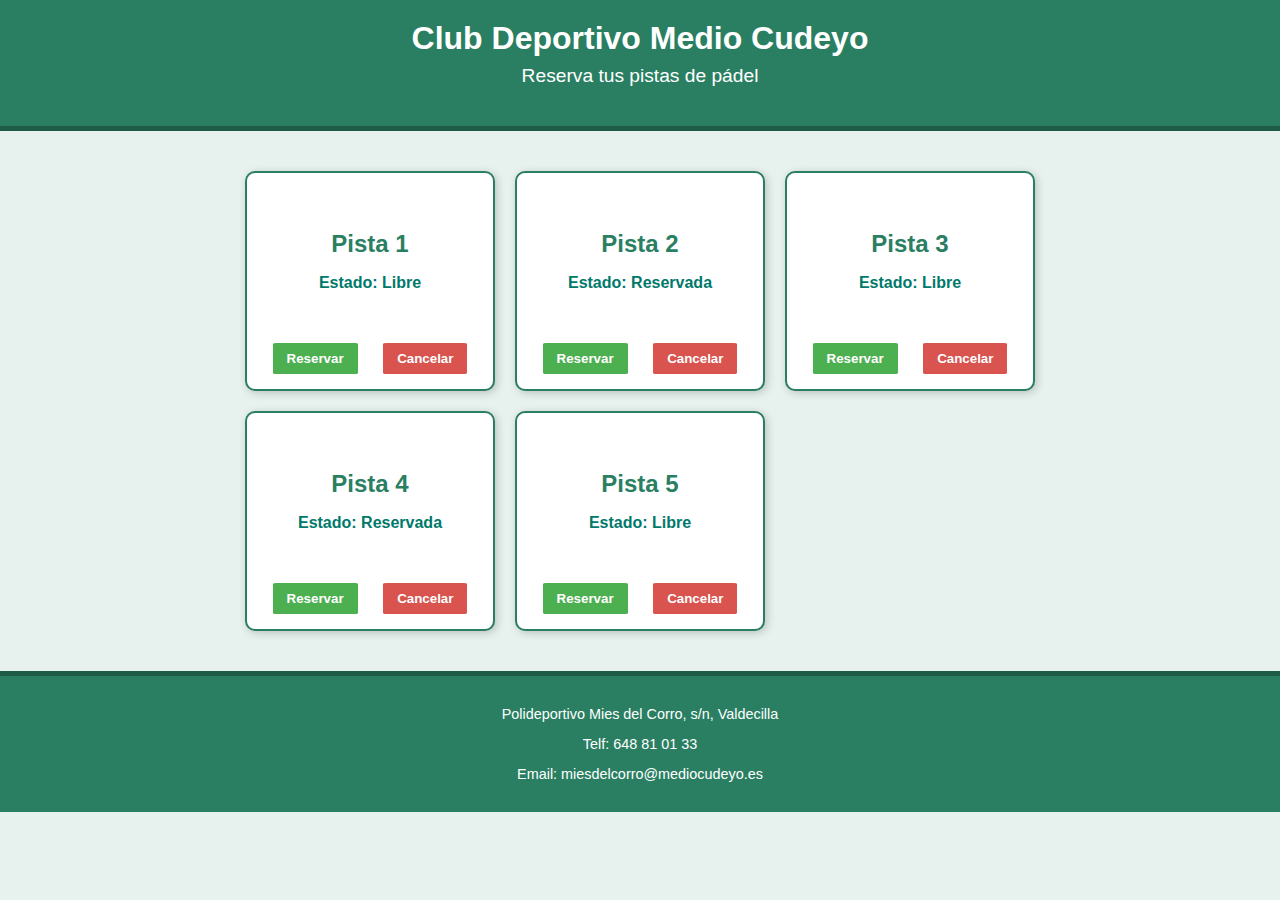
<file: EVALUACION_1/Actividad_Gestion_pistas_padel/index.html>
<!DOCTYPE html>
<html lang="es">
<head>
  <meta charset="UTF-8">
  <meta name="viewport" content="width=device-width, initial-scale=1.0">
  <title>Reservas de Pistas de Pádel</title>
  <link rel="stylesheet" href="syles.css">
</head>
<body>

  <header>
    <h1>Club Deportivo Medio Cudeyo</h1>
    <p>Reserva tus pistas de pádel</p>
  </header>

  <main>
    <div class="pista">
      <h2>Pista 1</h2>
      <p class="estado">Estado: Libre</p>
      <div class="botones">
        <button class="reservar">Reservar</button>
        <button class="cancelar">Cancelar</button>
      </div>
    </div>

    <div class="pista">
      <h2>Pista 2</h2>
      <p class="estado">Estado: Reservada</p>
      <div class="botones">
        <button class="reservar">Reservar</button>
        <button class="cancelar">Cancelar</button>
      </div>
    </div>

    <div class="pista">
      <h2>Pista 3</h2>
      <p class="estado">Estado: Libre</p>
      <div class="botones">
        <button class="reservar">Reservar</button>
        <button class="cancelar">Cancelar</button>
      </div>
    </div>

    <div class="pista">
      <h2>Pista 4</h2>
      <p class="estado">Estado: Reservada</p>
      <div class="botones">
        <button class="reservar">Reservar</button>
        <button class="cancelar">Cancelar</button>
      </div>
    </div>

    <div class="pista">
      <h2>Pista 5</h2>
      <p class="estado">Estado: Libre</p>
      <div class="botones">
        <button class="reservar">Reservar</button>
        <button class="cancelar">Cancelar</button>
      </div>
    </div>
  </main>

  <footer>
    <p>Polideportivo Mies del Corro, s/n, Valdecilla</p>
    <p>Telf: 648 81 01 33</p>
    <p>Email: miesdelcorro@mediocudeyo.es</p>
  </footer>

</body>
</html>
</file>
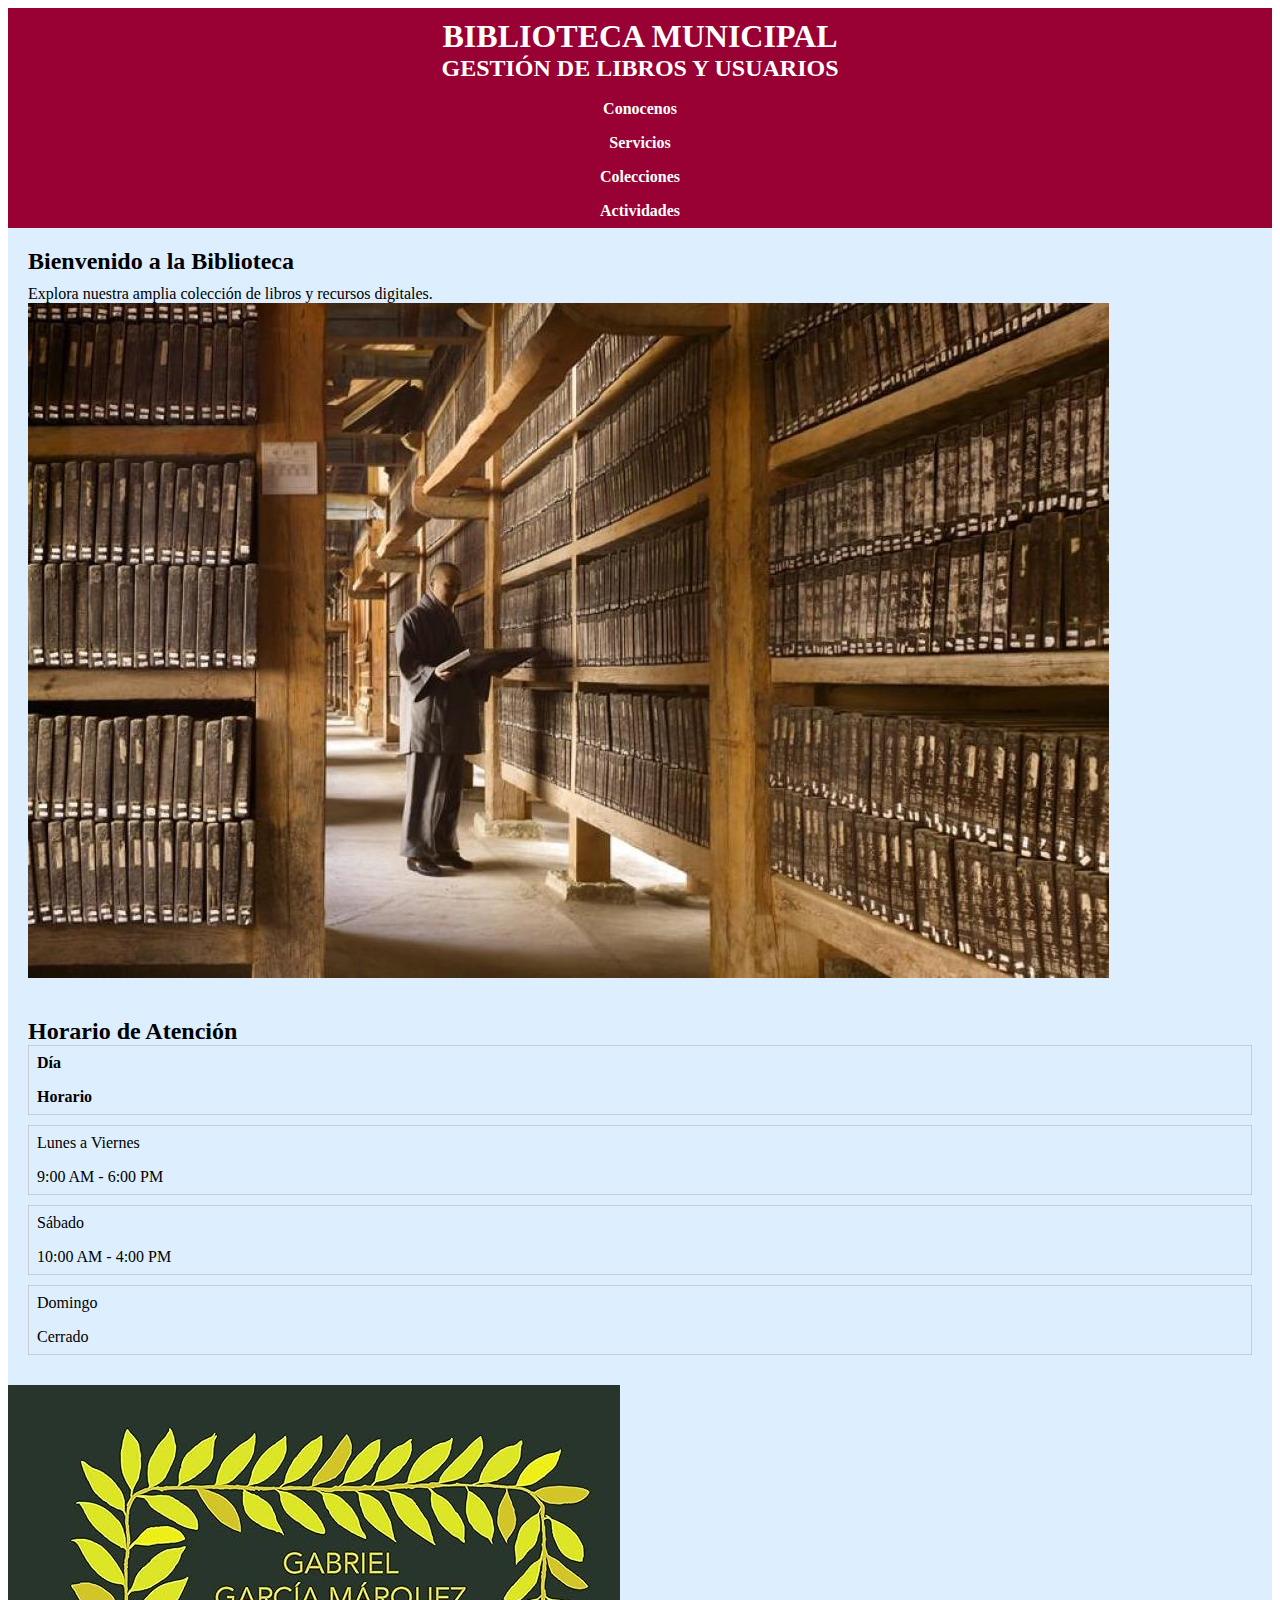
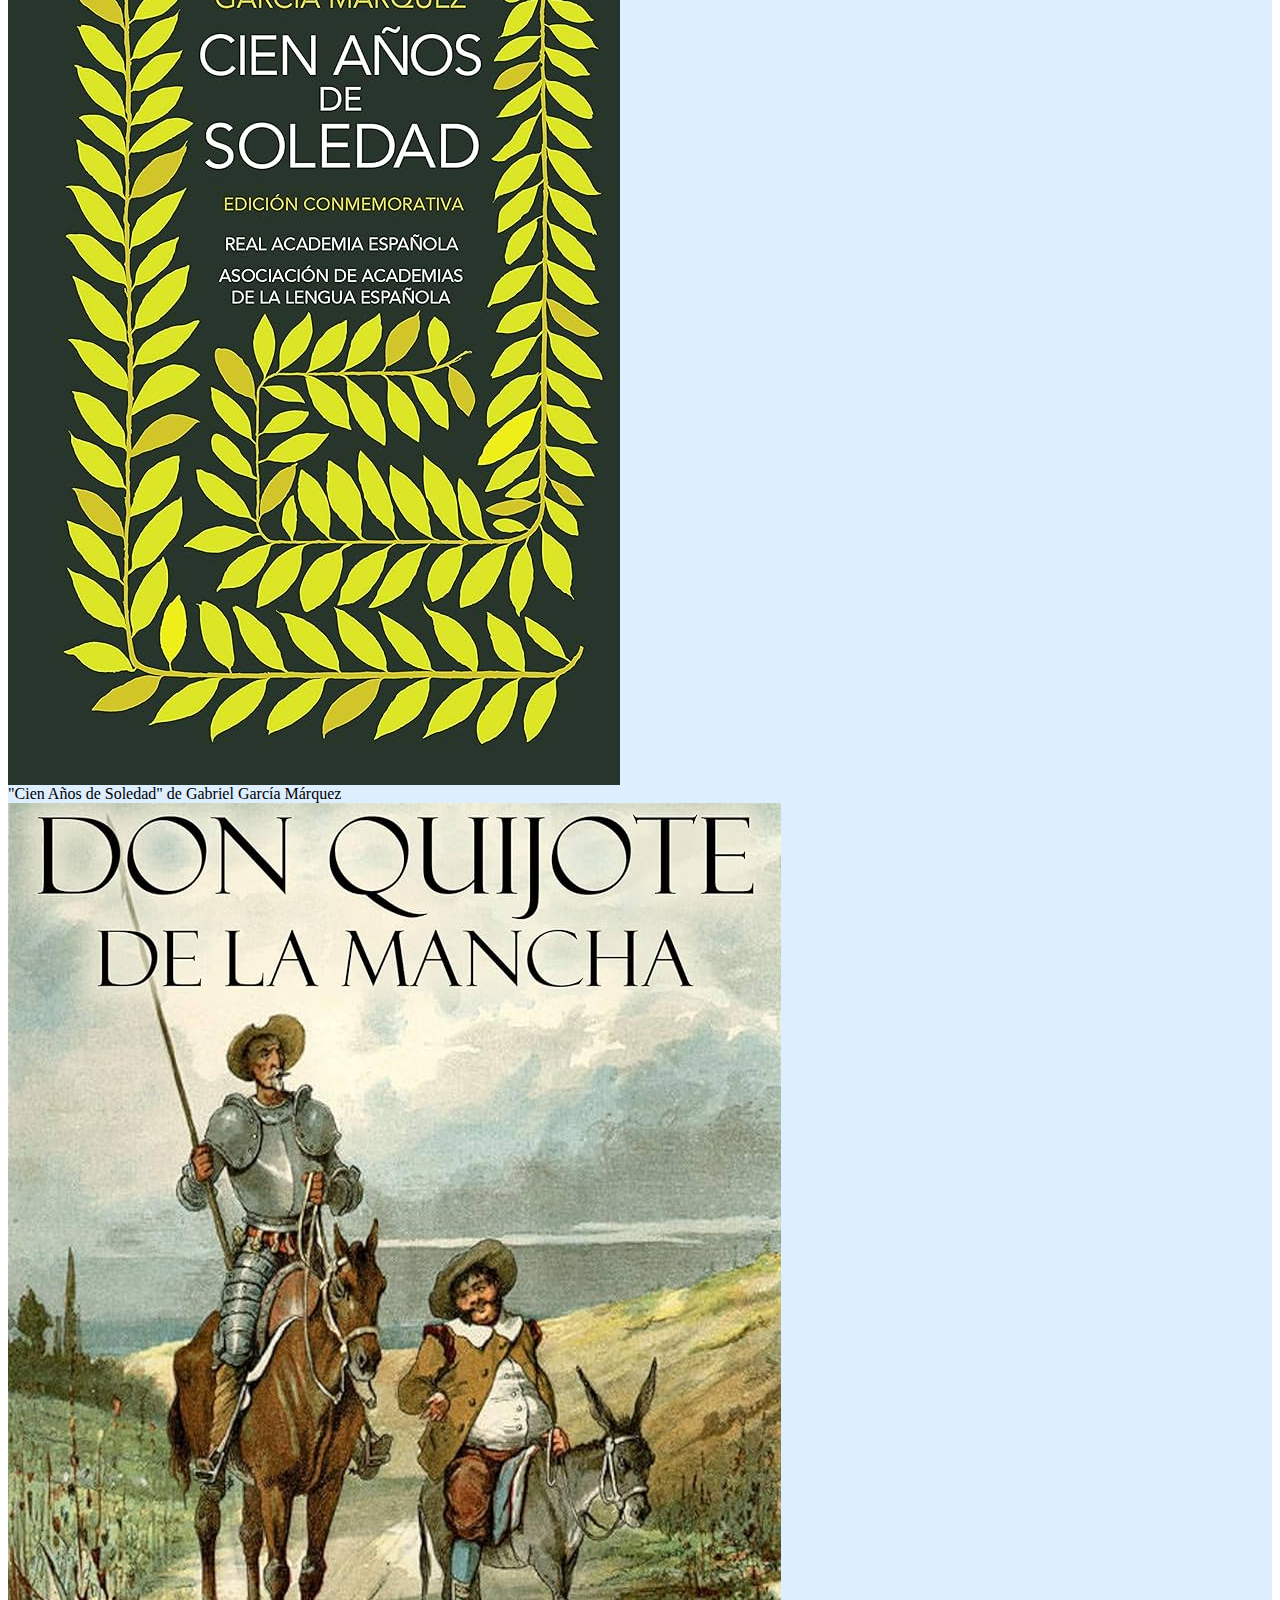
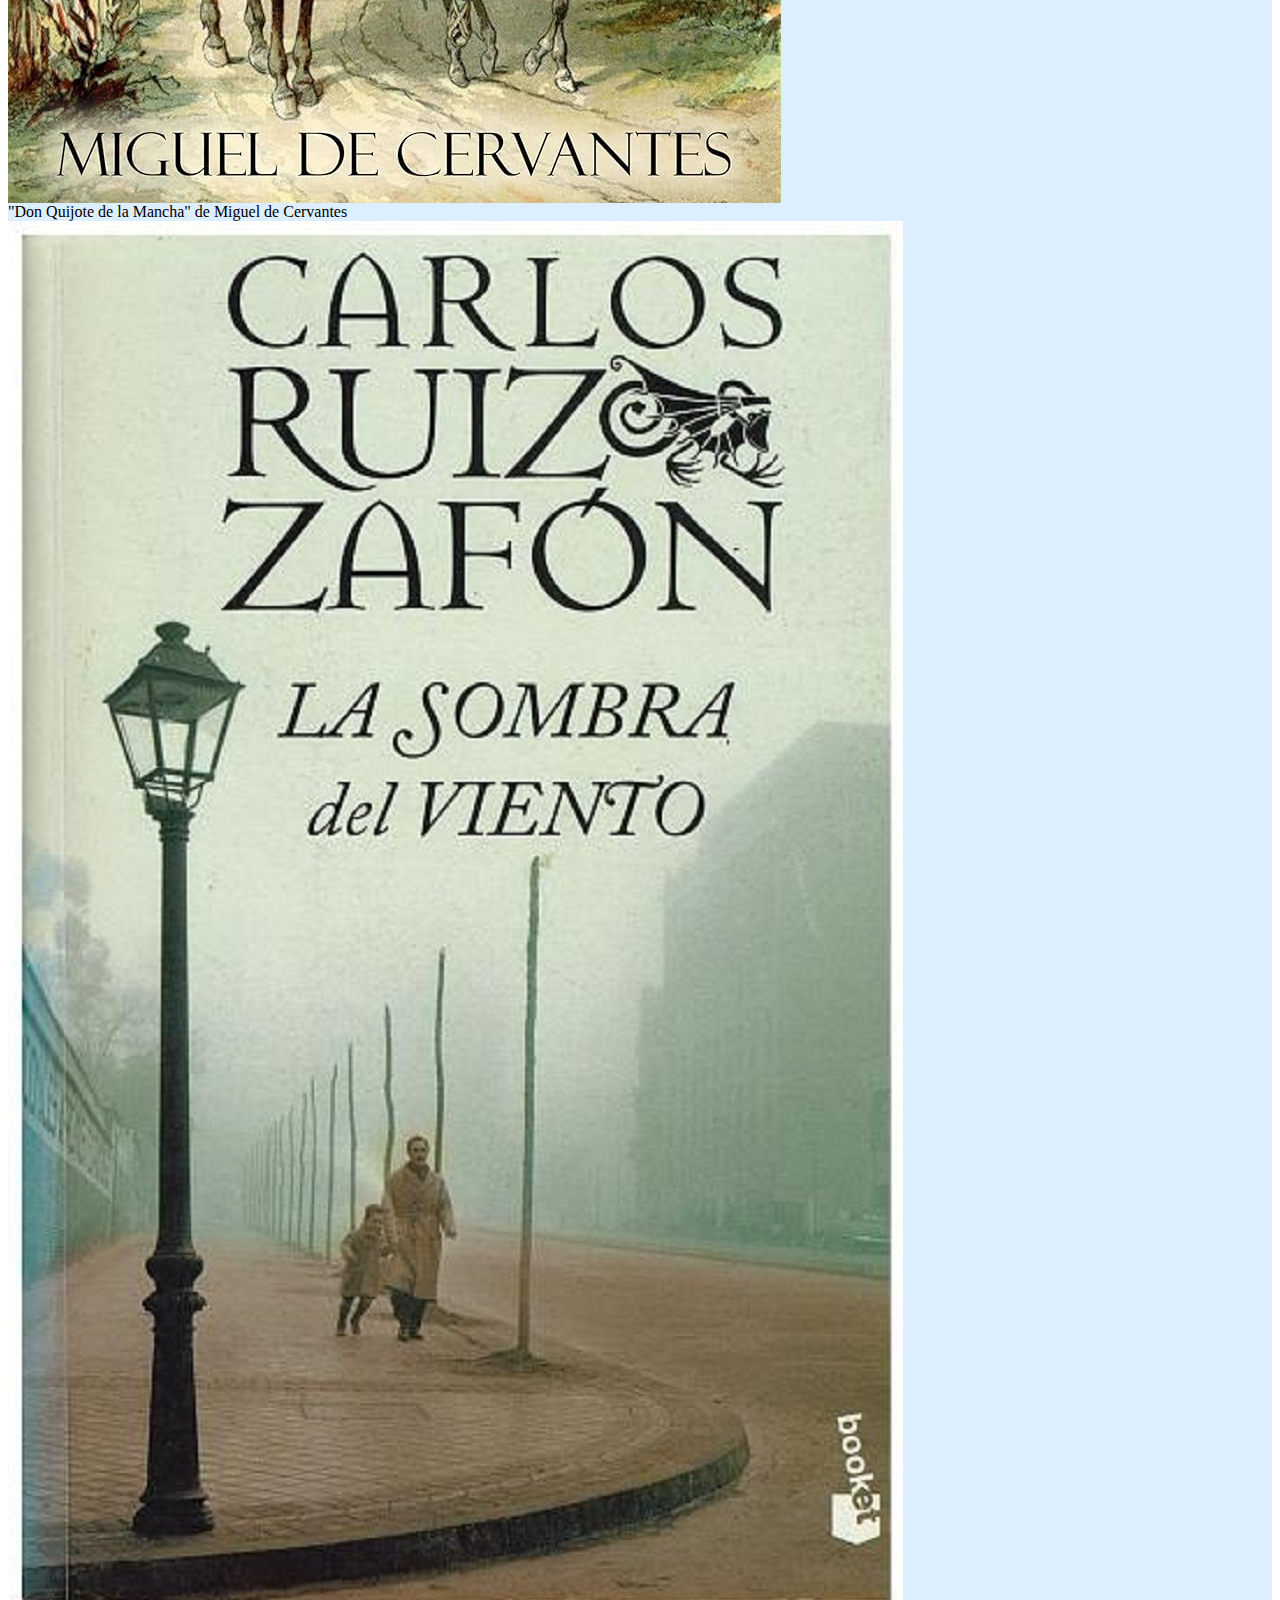
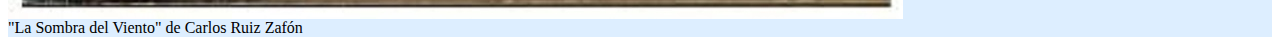
<file: EVALUACION_1/AndreaGutierrez_MediaQueries/index.html>
<!DOCTYPEhtml>
 <html lang="es">
 <head>
    <meta charset="UTF-8">
    <meta name="viewport" content="width=device-width,initial-scale=1.0">
    <title>BIBLIOTECA MUNICIPAL</title>
    <link rel="stylesheet" href="style.css">
    <link rel="stylesheet" href="style-phone.css">
 </head>

<body>
    <div class="container">
    <div class="Encabezado">
        <h1>BIBLIOTECA MUNICIPAL</h1>
        <h2>GESTIÓN DE LIBROS Y USUARIOS</h2>
    </div>

    <div class="MenuNavegacion">
        <nav>
            <ul>
                <li><a href="conocenos.html">Conocenos</a> </li>
                <li><a href="servicios.html">Servicios</a> </li>
                <li><a href="colecciones.html">Colecciones</a> </li>
                <li><a href="actividades.html">Actividades</a> </li>
                </ul> 
        </nav>
    </div>

    <div class="SeccionPrincipal">
        <h2>Bienvenido a la Biblioteca </h2>
        <p>Explora nuestra amplia colección de libros y recursos digitales.</p>
        <img src="imagen1.jpg" alt="Móvil3">
    </div>
    <div class="Tabla">
        <h2>Horario de Atención</h2>
        <table>
            <tr>
                <th>Día</th>
                <th>Horario</th>
            </tr>
            <tr>
                <td>Lunes a Viernes</td>
                <td>9:00 AM - 6:00 PM</td>
            </tr>
            <tr>
                <td>Sábado</td>
                <td>10:00 AM - 4:00 PM</td>
            </tr>
            <tr>
                <td>Domingo</td>
                <td>Cerrado</td>
            </tr>
        </table>
    </div>
    <div class="n1">
        <img src="imagen2.jpg" alt="Libro1">
        <p>"Cien Años de Soledad" de Gabriel García Márquez</p>
  </div>
  <div class="n2">
        <img src="imagen3.jpg" alt="Libro2">
        <p>"Don Quijote de la Mancha" de Miguel de Cervantes</p>
  </div>
  <div class="n3">
        <img src="imagen4.jpg" alt="Libro3">
        <p>"La Sombra del Viento" de Carlos Ruiz Zafón</p>
  </div>
</div>
</body>
 </html>
</file>
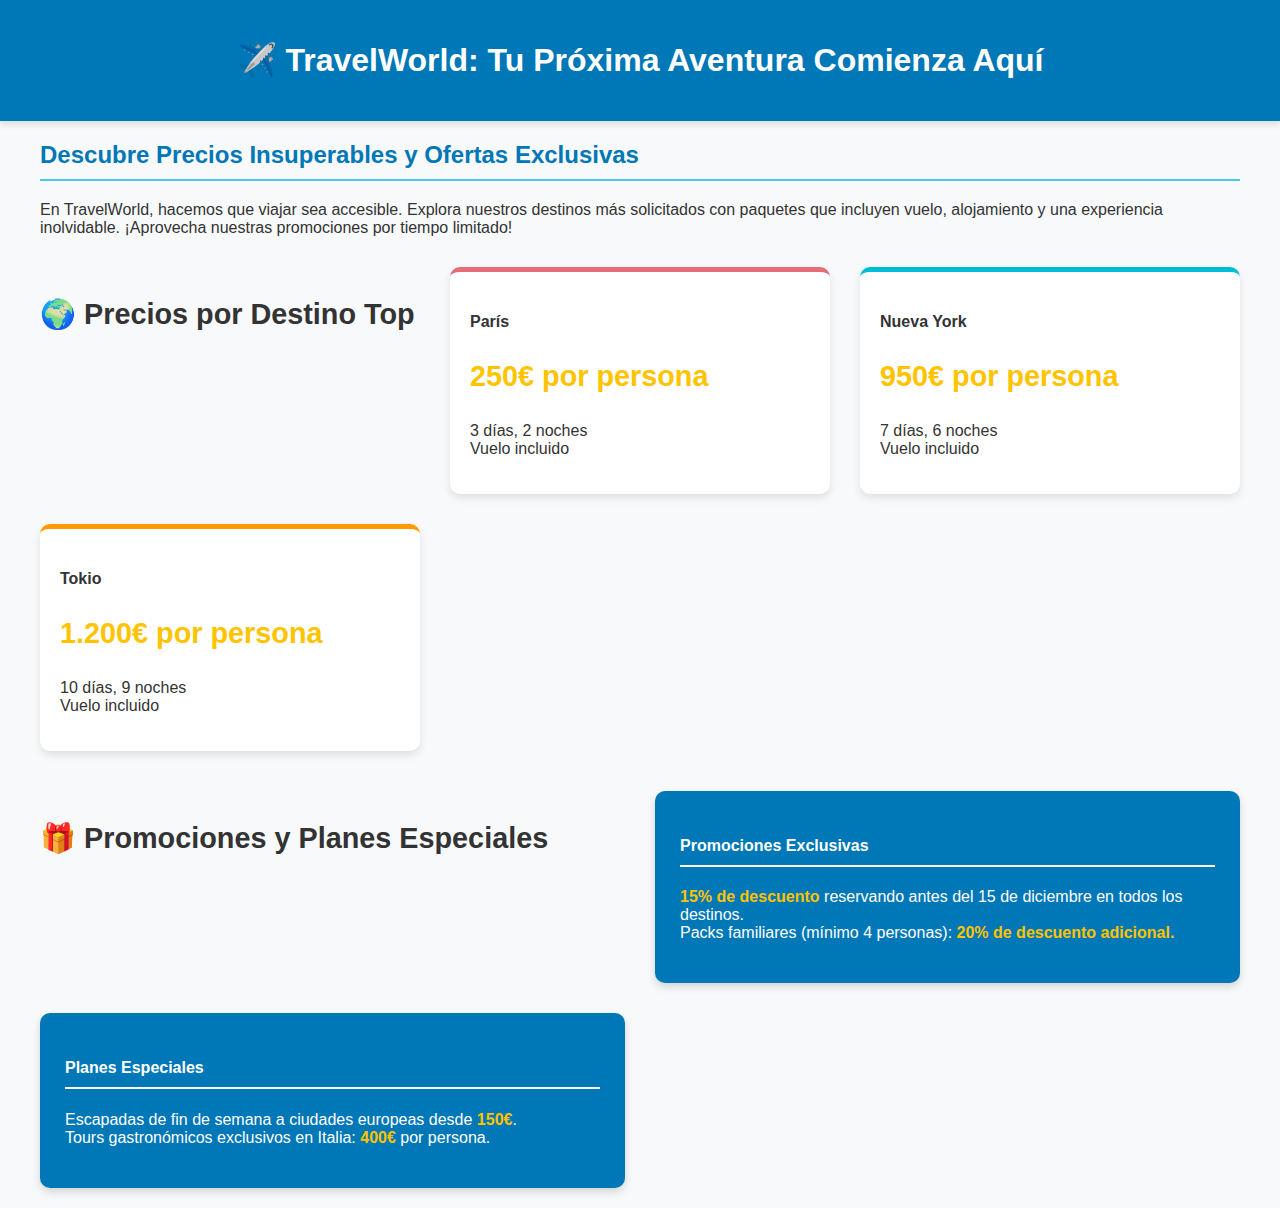
<file: EVALUACION_1/Simulacro Examen_2_parte1/index.html>
<!DOCTYPE html>
<html lang="es">
<head>
    <meta charset="UTF-8">
    <meta name="viewport" content="width=device-width, initial-scale=1.0">
    <title>TravelWorld | Grid Generator Output</title>
    <link rel="stylesheet" href="style.css">
</head>
<body>
    <header>
        <h1>✈️ TravelWorld: Tu Próxima Aventura Comienza Aquí</h1>
    </header>

    <main class="main-grid-layout">
        
        <section class="introduccion grid-intro">
            <h2>Descubre Precios Insuperables y Ofertas Exclusivas</h2>
            <p>En TravelWorld, hacemos que viajar sea accesible. Explora nuestros destinos más solicitados con paquetes que incluyen vuelo, alojamiento y una experiencia inolvidable. ¡Aprovecha nuestras promociones por tiempo limitado!</p>
        </section>

        <section class="destinos-grid">
            <h3>🌍 Precios por Destino Top</h3>
            
            <div class="card destino destino-paris">
                <h4>París</h4>
                <p>250€ por persona</p>
                <ul><li>3 días, 2 noches</li><li>Vuelo incluido</li></ul>
            </div>
            
            <div class="card destino destino-ny">
                <h4>Nueva York</h4>
                <p>950€ por persona</p>
                <ul><li>7 días, 6 noches</li><li>Vuelo incluido</li></ul>
            </div>
            
            <div class="card destino destino-tokio">
                <h4>Tokio</h4>
                <p>1.200€ por persona</p>
                <ul><li>10 días, 9 noches</li><li>Vuelo incluido</li></ul>
            </div>
        </section>

        <section class="promociones-grid">
            <h3>🎁 Promociones y Planes Especiales</h3>
            
            <div class="oferta pack-promo">
                <h4>Promociones Exclusivas</h4>
                <ul>
                    <li><span class="highlight">15% de descuento</span> reservando antes del 15 de diciembre en todos los destinos.</li>
                    <li>Packs familiares (mínimo 4 personas): <span class="highlight">20% de descuento adicional.</span></li>
                </ul>
            </div>

            <div class="oferta pack-planes">
                <h4>Planes Especiales</h4>
                <ul>
                    <li>Escapadas de fin de semana a ciudades europeas desde <span class="highlight">150€</span>.</li>
                    <li>Tours gastronómicos exclusivos en Italia: <span class="highlight">400€</span> por persona.</li>
                </ul>
            </div>
        </section>

    </main>
</body>
</html>
</file>
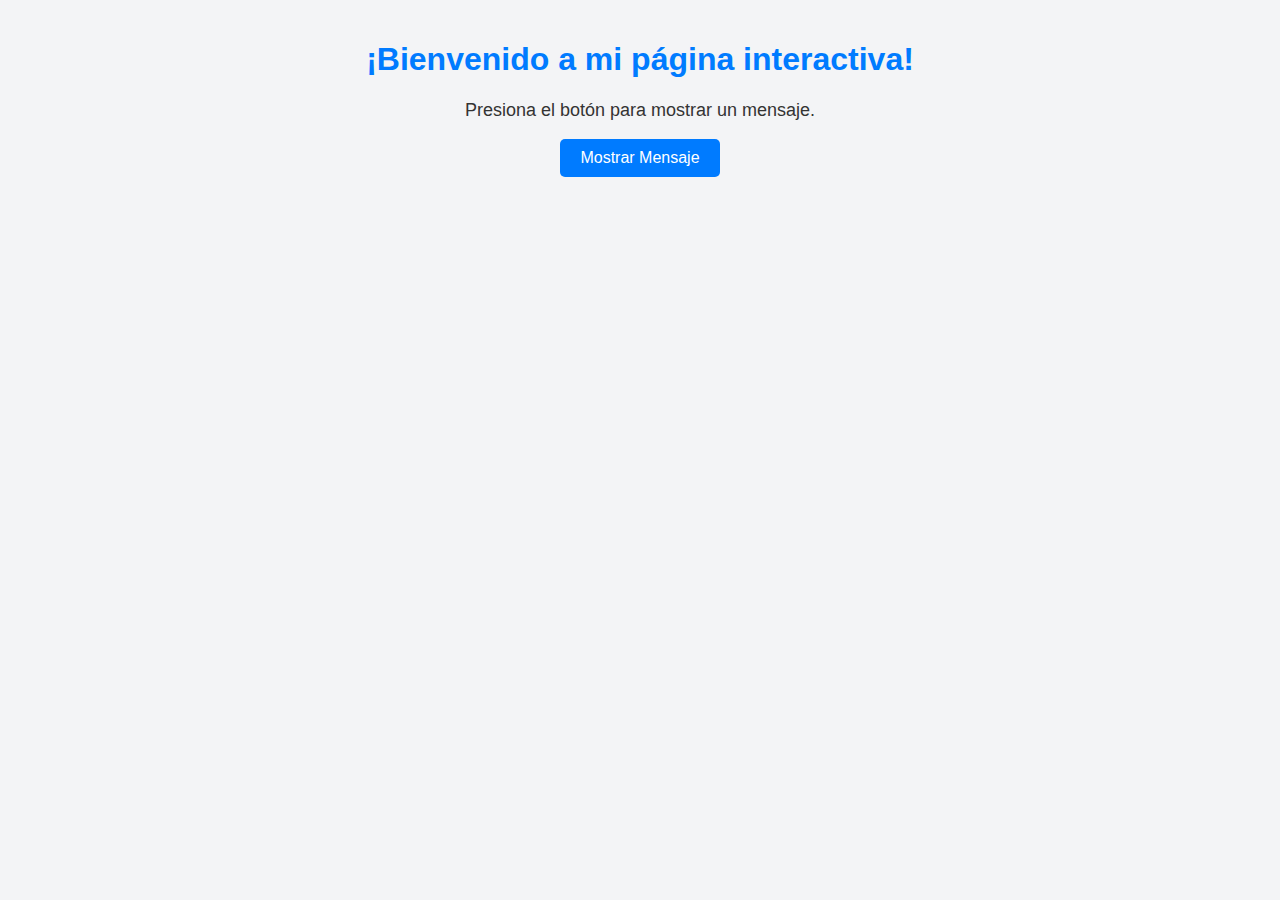
<file: EVALUACION_2/Actividad 0/index.html>
<!DOCTYPE html> 
<html lang="es"> 
<head> 
<meta charset="UTF-8"> 
<meta name="viewport" content="width=device-width, initial-scale=1.0"> 
<title>Mi Primera Página</title> 
<link rel="stylesheet" href="styles.css"> 
</head> 
<body>
     <h1>¡Bienvenido a mi página interactiva!</h1> 
    <p id="mensaje">Presiona el botón para mostrar un mensaje.</p> 
    <button id="boton">Mostrar Mensaje</button> 
 
    <script src="script.js"></script> 
</body> 
</html>
</file>
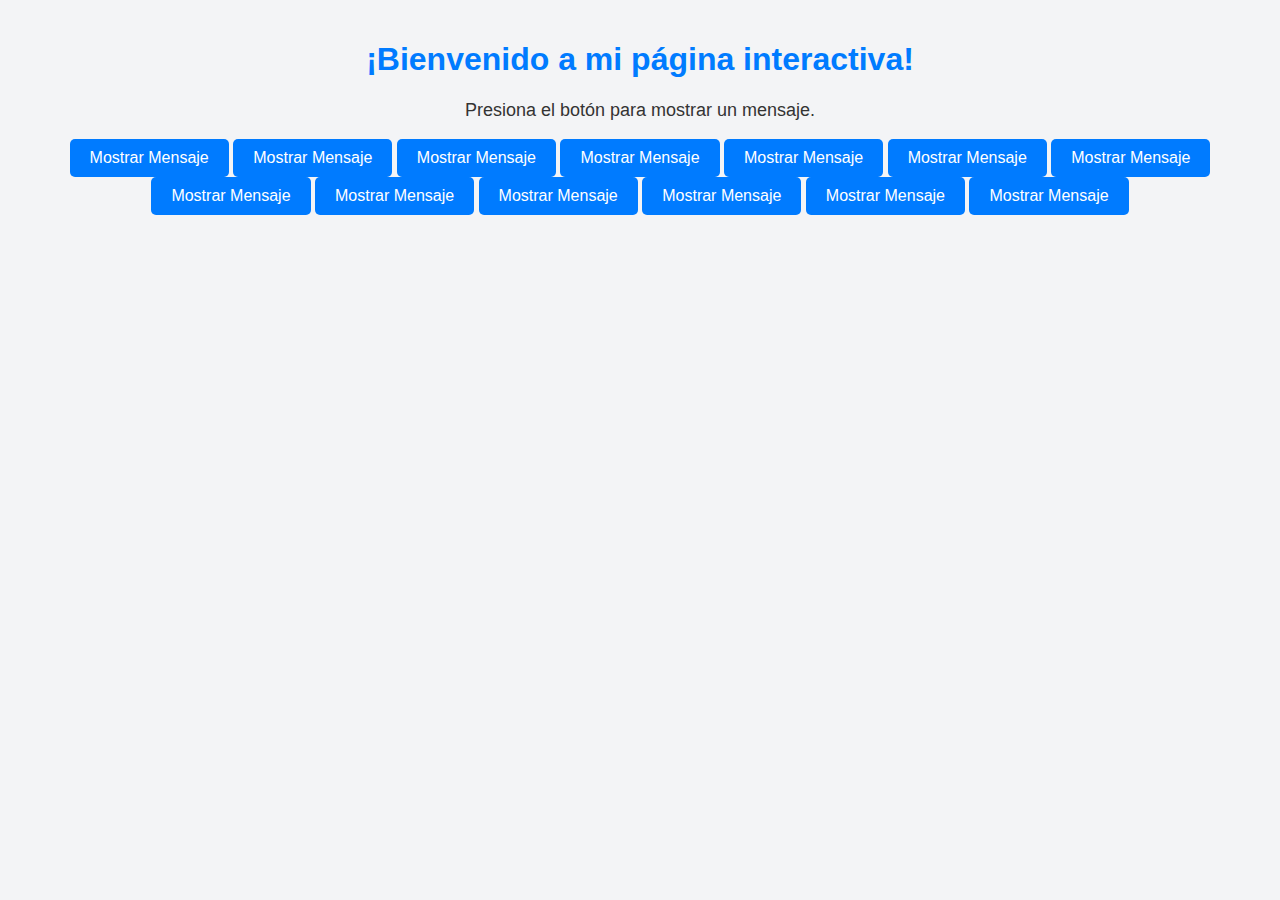
<file: EVALUACION_2/Actividad 1A/index.html>
<!DOCTYPE html> 
<html lang="es"> 
<head> 
<meta charset="UTF-8"> 
<meta name="viewport" content="width=device-width, initial-scale=1.0"> 
<title>Actividad 1</title> 
<link rel="stylesheet" href="styles.css"> 
</head> 
<body> 

    <h1>¡Bienvenido a mi página interactiva!</h1> 
    
    <p id="mensaje">Presiona el botón para mostrar un mensaje.</p> 
    
    <button id="boton1">Mostrar Mensaje</button> 
    <button id="boton2">Mostrar Mensaje</button>
    <button id="boton3">Mostrar Mensaje</button>
    <button id="boton4">Mostrar Mensaje</button>
    <button id="boton5">Mostrar Mensaje</button>
    <button id="boton6">Mostrar Mensaje</button>
    <button id="boton7">Mostrar Mensaje</button>
    <button id="boton8">Mostrar Mensaje</button>
    <button id="boton9">Mostrar Mensaje</button>
    <button id="boton10">Mostrar Mensaje</button>
    <button id="boton11">Mostrar Mensaje</button>
    <button id="boton12">Mostrar Mensaje</button>
    <button id="boton13">Mostrar Mensaje</button>

 
    <script src="script.js"></script> 
</body> 
</html>
</file>
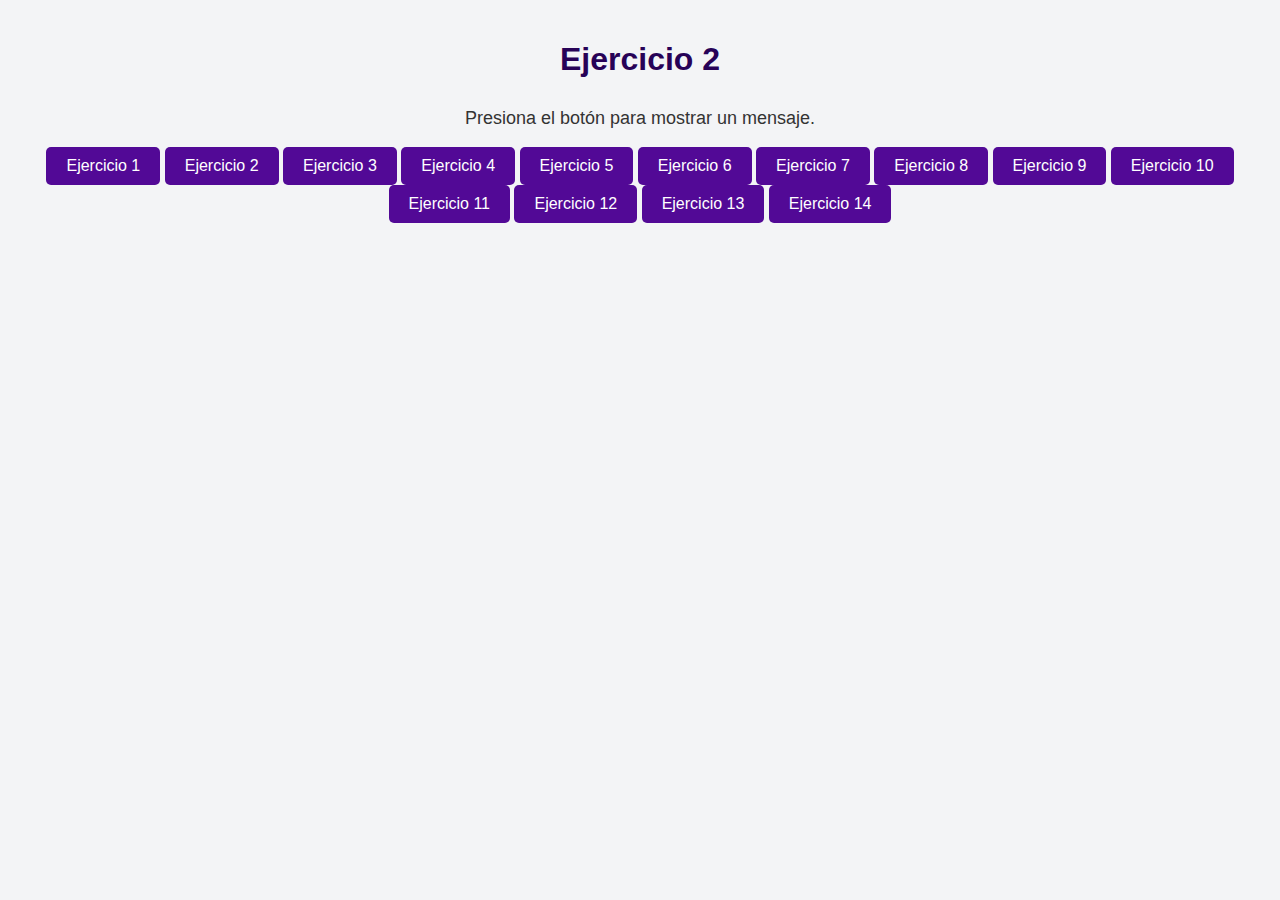
<file: EVALUACION_2/Actividad 1B/index.html>
<!DOCTYPE html>
<html lang="es">
<head>
    <meta charset="UTF-8">
    <meta name="viewport" content="width=device-width, initial-scale=1.0">
    <title>Ejercicio 2</title>
    <link rel="stylesheet" href="style.css">
</head>

<body>
    <h1>Ejercicio 2</h1>
    <p id="mensaje">Presiona el botón para mostrar un mensaje.</p>

    <button id="boton1">Ejercicio 1</button>
    <button id="boton2">Ejercicio 2</button>
    <button id="boton3">Ejercicio 3</button>
    <button id="boton4">Ejercicio 4</button>
    <button id="boton5">Ejercicio 5</button>
    <button id="boton6">Ejercicio 6</button>
    <button id="boton7">Ejercicio 7</button>
    <button id="boton8">Ejercicio 8</button>
    <button id="boton9">Ejercicio 9</button>
    <button id="boton10">Ejercicio 10</button>
    <button id="boton11">Ejercicio 11</button>
    <button id="boton12">Ejercicio 12</button>
    <button id="boton13">Ejercicio 13</button>
    <button id="boton14">Ejercicio 14</button>
    
    <script src="script.js"></script>
</body>
</html>
</file>
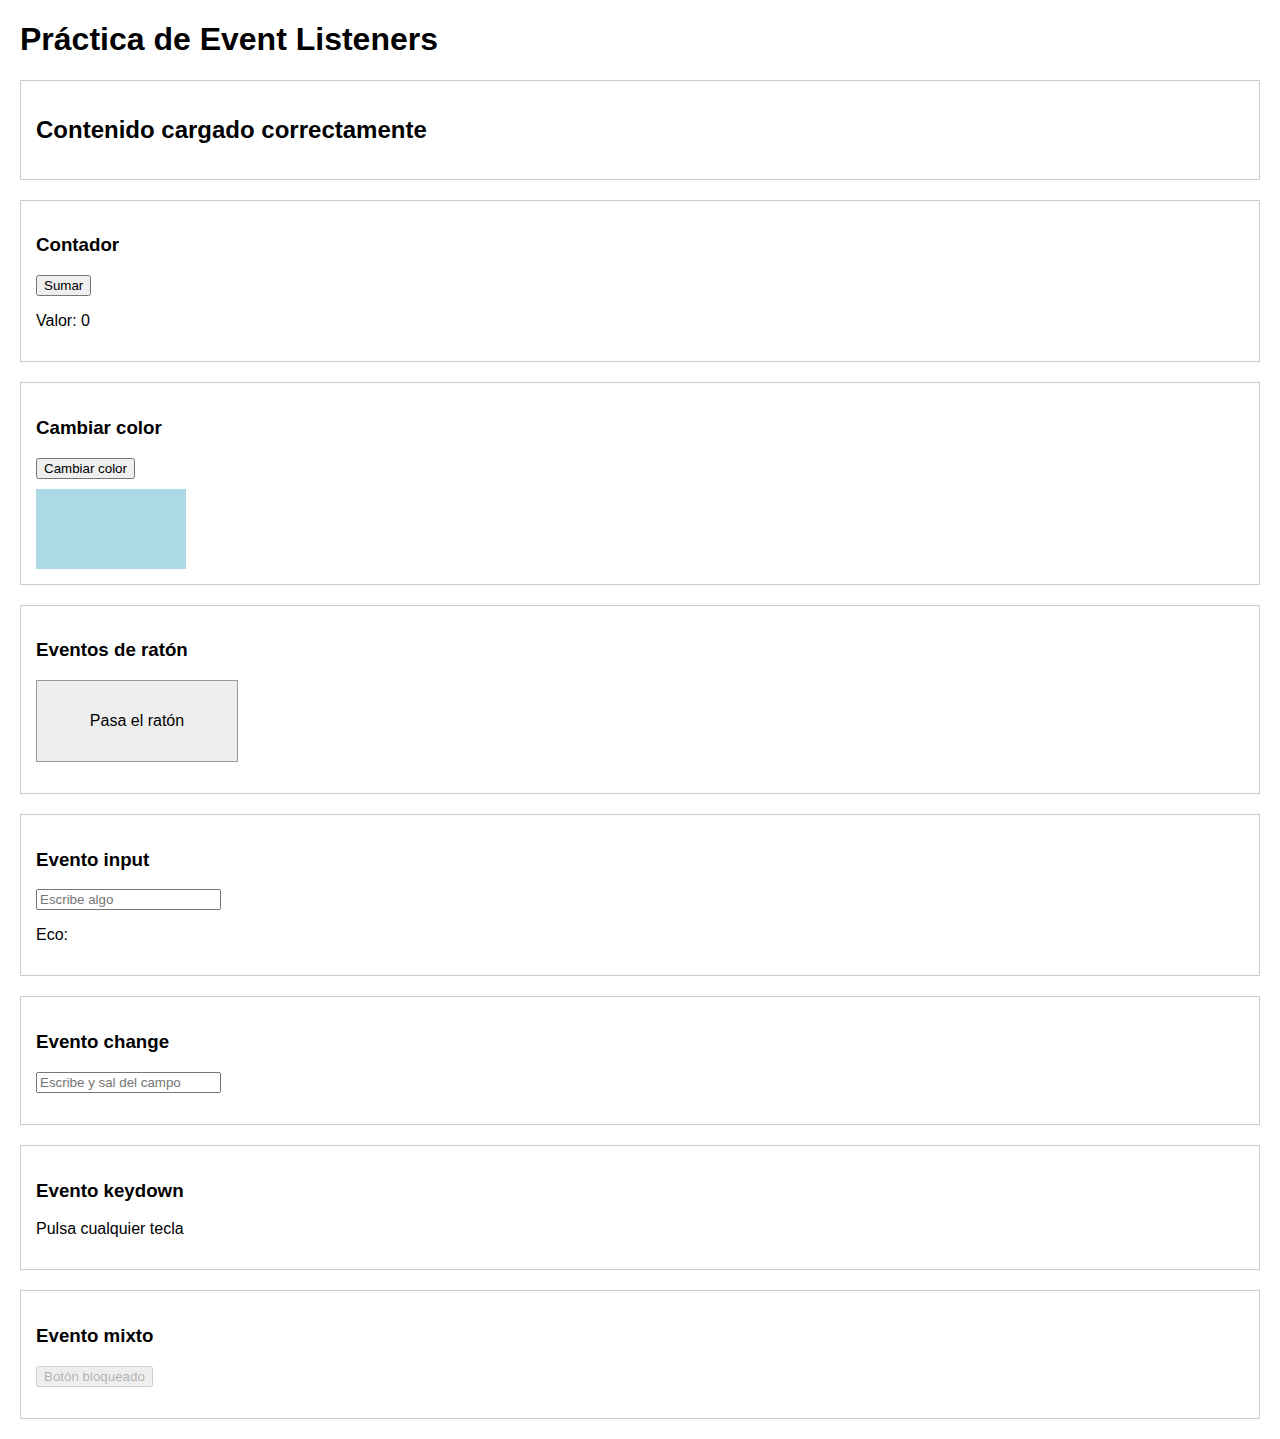
<file: EVALUACION_2/Actividad 2/index.html>
<!DOCTYPE html>
<html lang="es">
<head>
  <meta charset="UTF-8">
  <title>Práctica Event Listeners</title>
  <style>
    body {
      font-family: Arial, sans-serif;
      margin: 20px;
    }
 
    section {
      border: 1px solid #ccc;
      padding: 15px;
      margin-bottom: 20px;
    }
 
    #cajaColor {
      width: 150px;
      height: 80px;
      background-color: lightblue;
      margin-top: 10px;
    }
 
    #zonaHover {
      width: 200px;
      height: 80px;
      background-color: #eee;
      line-height: 80px;
      text-align: center;
      margin-top: 10px;
      border: 1px solid #999;
    }
  </style>
</head>
<body>
 
  <h1>Práctica de Event Listeners</h1>
 
  <!-- DOMContentLoaded -->
  <section>
    <h2 id="titulo">Título original</h2>
    <p id="estado"></p>
  </section>
 
  <!-- Click: contador -->
  <section>
    <h3>Contador</h3>
    <button id="btnContador">Sumar</button>
    <p>Valor: <span id="contador">0</span></p>
  </section>
 
  <!-- Click: cambiar color -->
  <section>
    <h3>Cambiar color</h3>
    <button id="btnColor">Cambiar color</button>
    <div id="cajaColor"></div>
  </section>
 
  <!-- Mouseover / Mouseout -->
  <section>
    <h3>Eventos de ratón</h3>
    <div id="zonaHover">Pasa el ratón</div>
    <p id="hoverMsg"></p>
  </section>
 
  <!-- Input -->
  <section>
    <h3>Evento input</h3>
    <input type="text" id="texto" placeholder="Escribe algo">
    <p>Eco: <span id="eco"></span></p>
  </section>
 
  <!-- Change -->
  <section>
    <h3>Evento change</h3>
    <input type="text" id="textoConfirm" placeholder="Escribe y sal del campo">
    <p id="confirmMsg"></p>
  </section>
 
  <!-- Teclado -->
  <section>
    <h3>Evento keydown</h3>
    <p id="teclaMsg">Pulsa cualquier tecla</p>
  </section>
 
  <!-- Mixto -->
  <section>
    <h3>Evento mixto</h3>
    <button id="btnBloqueado">Botón bloqueado</button>
    <p id="bloqueadoMsg"></p>
  </section>
 
  <!-- JS -->
  <script src="script.js"></script>
 
</body>
</html>
</file>
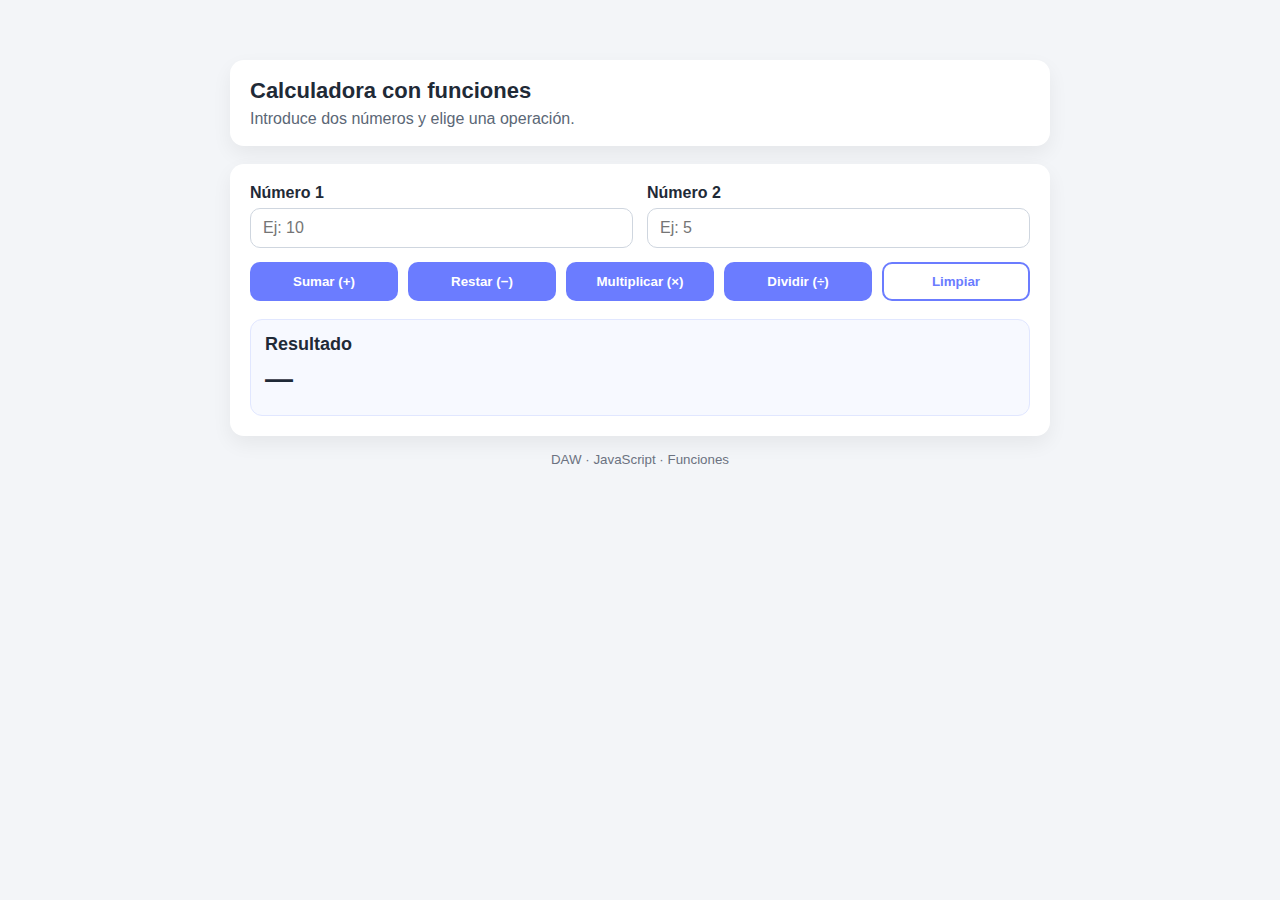
<file: EVALUACION_2/Calculadora/index.html>
<!doctype html>
<html lang="es">
<head>
  <meta charset="utf-8" />
  <meta name="viewport" content="width=device-width, initial-scale=1" />
  <title>Calculadora con Funciones</title>
 
  <link rel="stylesheet" href="style.css" />
  <script src="script.js" defer></script>
</head>
 
<body>
  <main class="app">
    <header class="app__header">
      <h1>Calculadora con funciones</h1>
      <p>Introduce dos números y elige una operación.</p>
    </header>
 
    <section class="calc">
      <div class="calc__inputs">
        <div class="field">
          <label for="num1">Número 1</label>
          <input id="num1" type="number" placeholder="Ej: 10" />
        </div>
 
        <div class="field">
          <label for="num2">Número 2</label>
          <input id="num2" type="number" placeholder="Ej: 5" />
        </div>
      </div>
 
      <div class="calc__buttons">
        <button id="btnSumar" class="btn">Sumar (+)</button>
        <button id="btnRestar" class="btn">Restar (−)</button>
        <button id="btnMultiplicar" class="btn">Multiplicar (×)</button>
        <button id="btnDividir" class="btn">Dividir (÷)</button>
        <button id="btnLimpiar" class="btn btn--ghost">Limpiar</button>
      </div>
 
      <div class="calc__result">
        <h2>Resultado</h2>
        <p id="resultado" class="result__value">—</p>
        <p id="mensaje" class="result__msg"></p>
      </div>
    </section>
 
    <footer class="app__footer">
      <small>DAW · JavaScript · Funciones</small>
    </footer>
  </main>
</body>
</html>
</file>
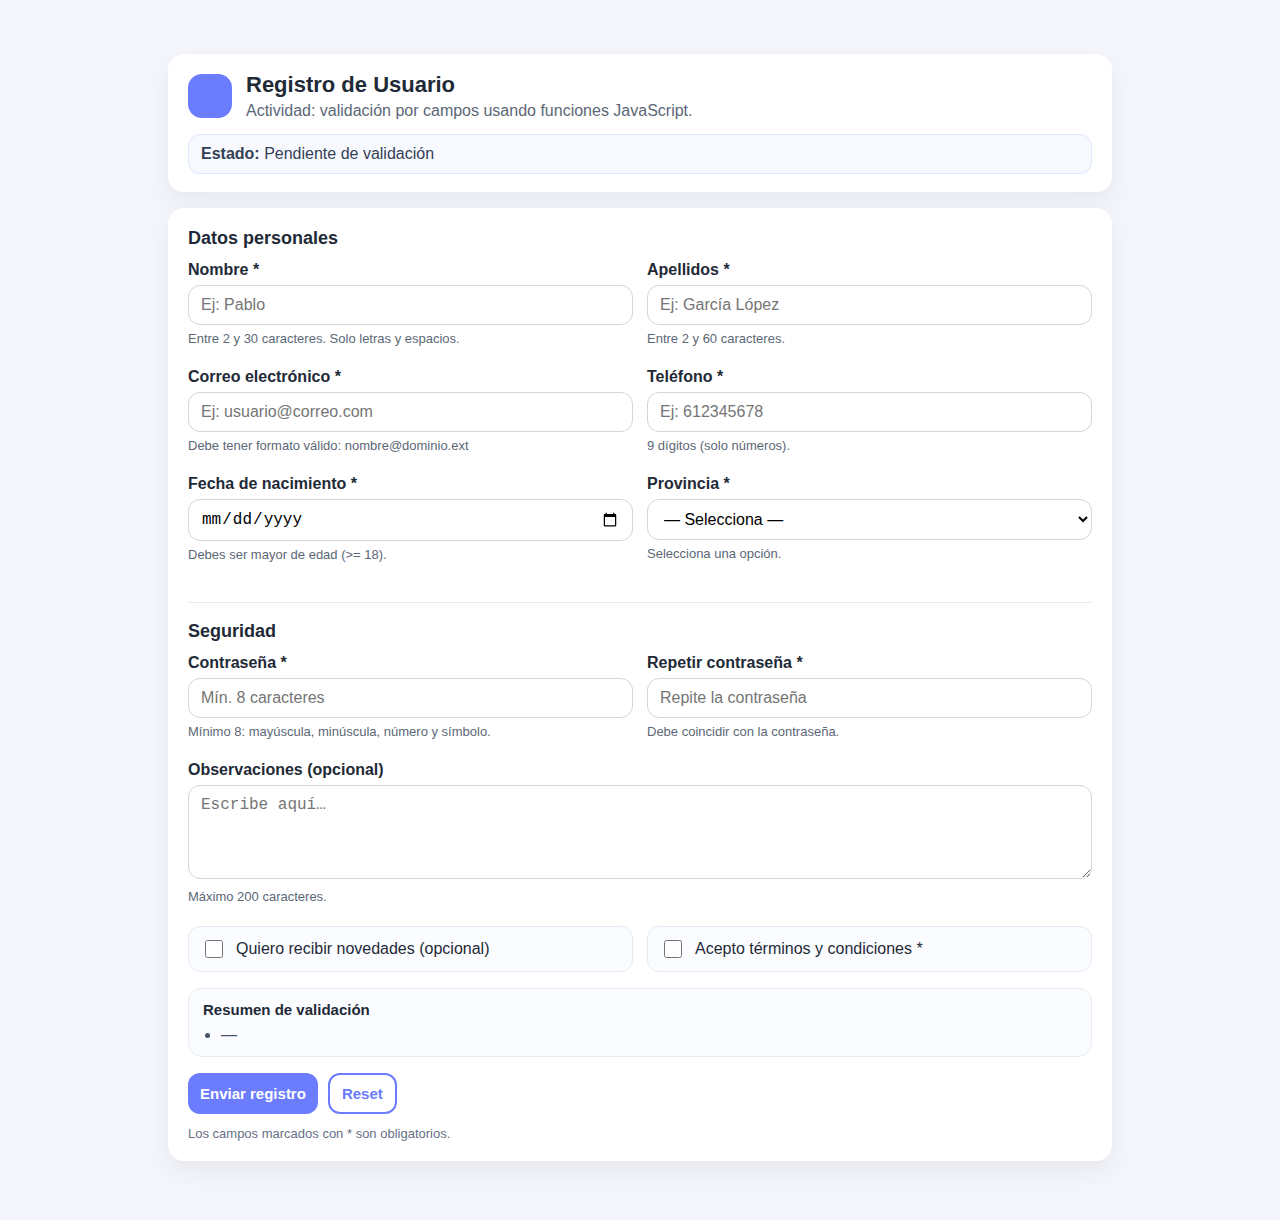
<file: EVALUACION_2/FormularioConValidacion/index.html>
<!doctype html>
<html lang="es">
<head>
  <meta charset="utf-8" />
  <meta name="viewport" content="width=device-width, initial-scale=1" />
  <title>Formulario por campos (validación con funciones)</title>

  <link rel="stylesheet" href="styles.css" />
    <script src="script.js"></script>
 
  <!-- Más adelante enlazarán su JS aquí:
  <script src="js/app.js" defer></script>
  -->
</head>

<body>
  <main class="app">
    <header class="app__header">
      <div class="brand">
        <div class="brand__logo" aria-hidden="true"></div>
        <div>
          <h1>Registro de Usuario</h1>
          <p>Actividad: validación por campos usando funciones JavaScript.</p>
        </div>
      </div>

      <div class="status" id="estadoGeneral" role="status" aria-live="polite">
        <strong>Estado:</strong> <span id="estadoTexto">Pendiente de validación</span>
      </div>
    </header>

    <section class="card">
      <h2 class="card__title">Datos personales</h2>

      <form id="formRegistro" class="form" novalidate>
        <!-- FILA 1 -->
        <div class="grid grid--2">
          <div class="field">
            <label for="nombre">Nombre *</label>
            <input id="nombre" name="nombre" type="text" placeholder="Ej: Pablo" autocomplete="given-name" />
            <small class="hint">Entre 2 y 30 caracteres. Solo letras y espacios.</small>
            <p class="error" id="errorNombre" aria-live="polite"></p>
          </div>

          <div class="field">
            <label for="apellidos">Apellidos *</label>
            <input id="apellidos" name="apellidos" type="text" placeholder="Ej: García López" autocomplete="family-name" />
            <small class="hint">Entre 2 y 60 caracteres.</small>
            <p class="error" id="errorApellidos" aria-live="polite"></p>
          </div>
        </div>

        <!-- FILA 2 -->
        <div class="grid grid--2">
          <div class="field">
            <label for="email">Correo electrónico *</label>
            <input id="email" name="email" type="email" placeholder="Ej: usuario@correo.com" autocomplete="email" />
            <small class="hint">Debe tener formato válido: nombre@dominio.ext</small>
            <p class="error" id="errorEmail" aria-live="polite"></p>
          </div>

          <div class="field">
            <label for="telefono">Teléfono *</label>
            <input id="telefono" name="telefono" type="tel" placeholder="Ej: 612345678" autocomplete="tel" />
            <small class="hint">9 dígitos (solo números).</small>
            <p class="error" id="errorTelefono" aria-live="polite"></p>
          </div>
        </div>

        <!-- FILA 3 -->
        <div class="grid grid--2">
          <div class="field">
            <label for="fechaNacimiento">Fecha de nacimiento *</label>
            <input id="fechaNacimiento" name="fechaNacimiento" type="date" />
            <small class="hint">Debes ser mayor de edad (>= 18).</small>
            <p class="error" id="errorFecha" aria-live="polite"></p>
          </div>

          <div class="field">
            <label for="provincia">Provincia *</label>
            <select id="provincia" name="provincia">
              <option value="">— Selecciona —</option>
              <option>Cantabria</option>
              <option>Asturias</option>
              <option>Bizkaia</option>
              <option>Burgos</option>
              <option>Madrid</option>
              <option>Otra</option>
            </select>
            <small class="hint">Selecciona una opción.</small>
            <p class="error" id="errorProvincia" aria-live="polite"></p>
          </div>
        </div>

        <!-- BLOQUE CONTRASEÑAS -->
        <div class="divider"></div>
        <h2 class="card__title">Seguridad</h2>

        <div class="grid grid--2">
          <div class="field">
            <label for="password">Contraseña *</label>
            <input id="password" name="password" type="password" placeholder="Mín. 8 caracteres" autocomplete="new-password" />
            <small class="hint">Mínimo 8: mayúscula, minúscula, número y símbolo.</small>
            <p class="error" id="errorPassword" aria-live="polite"></p>
          </div>

          <div class="field">
            <label for="password2">Repetir contraseña *</label>
            <input id="password2" name="password2" type="password" placeholder="Repite la contraseña" autocomplete="new-password" />
            <small class="hint">Debe coincidir con la contraseña.</small>
            <p class="error" id="errorPassword2" aria-live="polite"></p>
          </div>
        </div>

        <!-- OBSERVACIONES -->
        <div class="field">
          <label for="observaciones">Observaciones (opcional)</label>
          <textarea id="observaciones" name="observaciones" rows="4" placeholder="Escribe aquí…"></textarea>
          <small class="hint">Máximo 200 caracteres.</small>
          <p class="error" id="errorObs" aria-live="polite"></p>
        </div>

        <!-- CHECKS -->
        <div class="grid grid--2">
          <div class="field field--check">
            <input id="newsletter" name="newsletter" type="checkbox" />
            <label for="newsletter">Quiero recibir novedades (opcional)</label>
          </div>

          <div class="field field--check">
            <input id="terminos" name="terminos" type="checkbox" />
            <label for="terminos">Acepto términos y condiciones *</label>
            <p class="error" id="errorTerminos" aria-live="polite"></p>
          </div>
        </div>

        <!-- RESUMEN -->
        <div class="summary" id="resumen" aria-live="polite">
          <h3>Resumen de validación</h3>
          <ul id="listaErrores">
            <li>—</li>
          </ul>
        </div>

        <!-- BOTONES -->
        <div class="actions">
          <button type="submit" class="btn btn--primary" id="btnEnviar">
            Enviar registro
          </button>
          <button type="reset" class="btn btn--ghost" id="btnReset">
            Reset
          </button>
        </div>

        <p class="footnote">
          Los campos marcados con * son obligatorios.
        </p>
      </form>
    </section>
  </main>
</body>
</html>
</file>
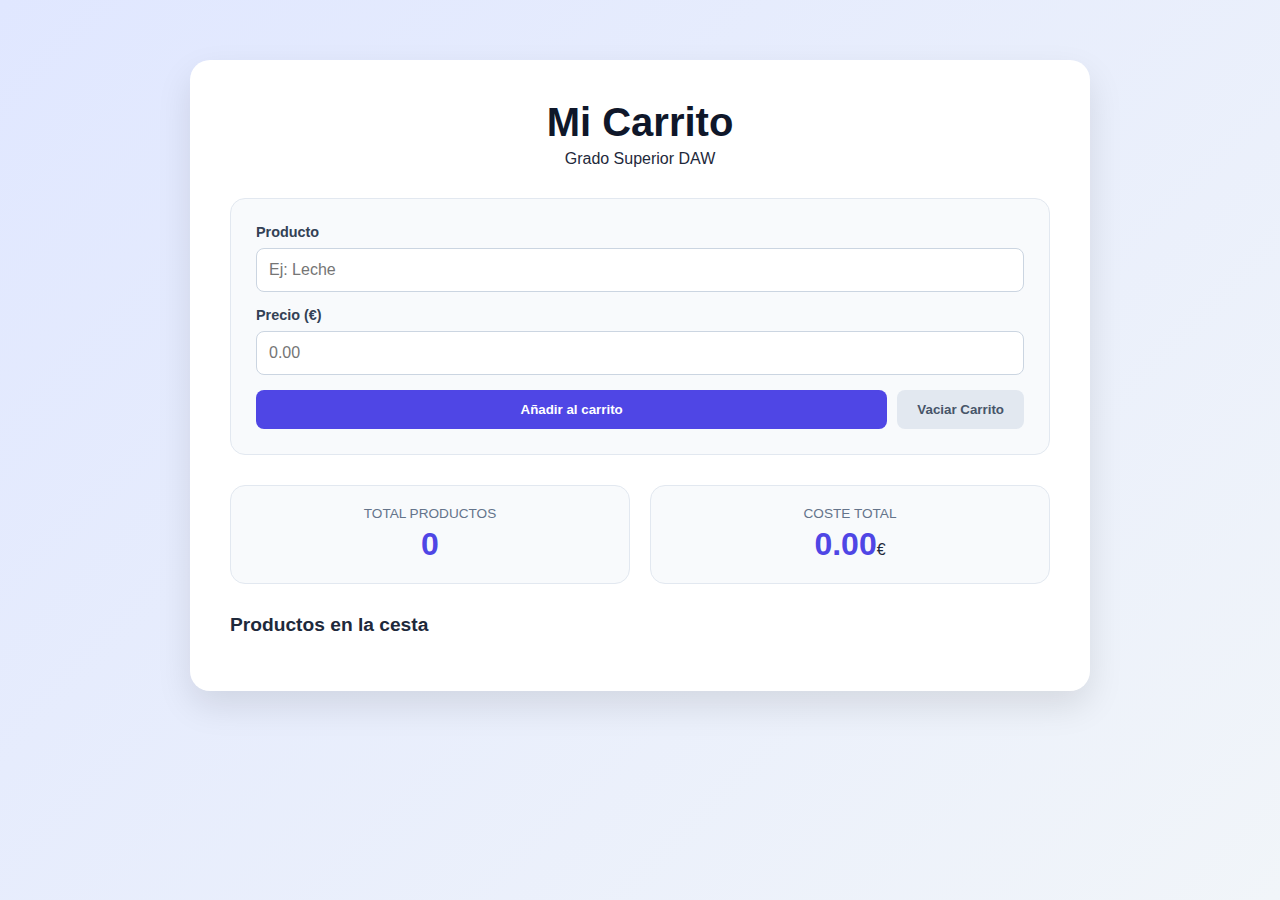
<file: EVALUACION_3/Actividad01_Repaso/index.html>
<!DOCTYPE html>
<html lang="es">
<head>
    <meta charset="UTF-8">
    <title>Supermercado - Carrito de la Compra</title>
    <link rel="stylesheet" href="style.css">
</head>
<body>
    <main class="contenedor">
        <section class="panel">
            <header class="cabecera">
                <h1>Mi Carrito</h1>
                <p>Grado Superior DAW</p>
            </header>

            <section class="zona-formulario">
                <div class="grupo-input">
                    <label for="producto">Producto</label>
                    <input type="text" id="producto" placeholder="Ej: Leche">
                </div>
                <div class="grupo-input">
                    <label for="precio">Precio (€)</label>
                    <input type="number" id="precio" placeholder="0.00">
                </div>
                <div class="botones">
                    <button id="btnAgregar">Añadir al carrito</button>
                    <button id="btnVaciar" class="secundario">Vaciar Carrito</button>
                </div>
            </section>

            <section class="zona-info">
                <div class="tarjeta-info">
                    <span class="etiqueta">Total Productos</span>
                    <span id="totalProductos" class="valor">0</span>
                </div>
                <div class="tarjeta-info">
                    <span class="etiqueta">Coste Total</span>
                    <span id="costeTotal" class="valor">0.00</span>€
                </div>
            </section>

            <section class="zona-lista">
                <h2>Productos en la cesta</h2>
                <ul id="listaCompra" class="lista-tareas">
                    </ul>
            </section>
        </section>
    </main>
    <script src="script.js"></script>
</body>
</html>
</file>
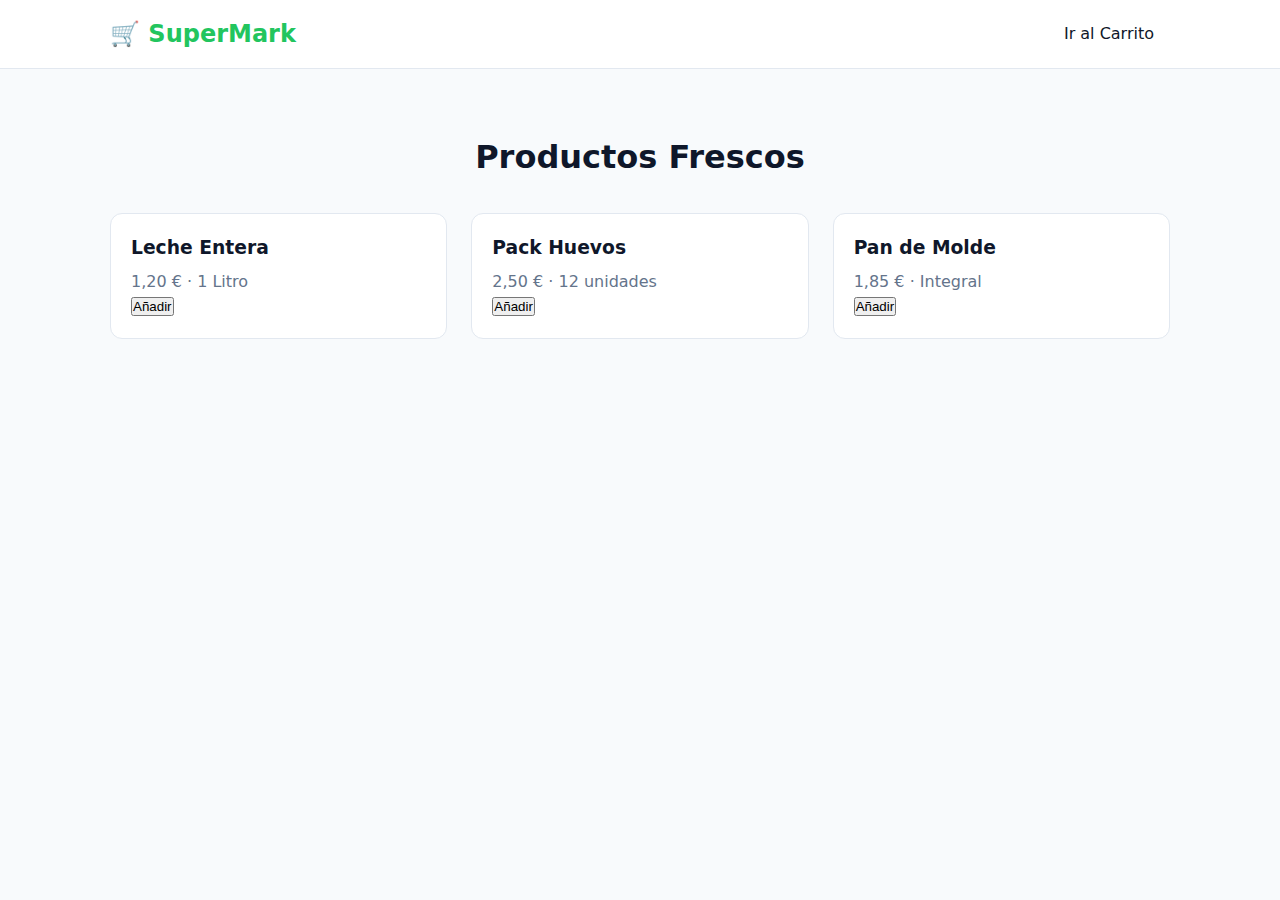
<file: EVALUACION_3/Actividad02_Repaso/index.html>
<!DOCTYPE html>
<html lang="es">
<head>
    <meta charset="UTF-8">
    <title>Supermercado Online - Catálogo</title>
    <link rel="stylesheet" href="style.css">
</head>
<body>
    <header class="topbar">
        <nav class="nav container">
            <a class="brand" href="index.html">🛒 SuperMark</a>
            <div class="nav__links">
                <a class="nav__link" href="carrito.html">Ir al Carrito</a>
            </div>
        </nav>
    </header>

    <main class="container">
        <section class="hero">
            <h1>Productos Frescos</h1>
        </section>

        <section class="grid">
            <article class="card" data-id="s01" data-name="Leche Entera" data-price="1.20">
                <div class="card__body">
                    <h3 class="card__title">Leche Entera</h3>
                    <p class="card__meta"><span class="price">1,20 €</span> · 1 Litro</p>
                    <button class="btn btn--primary" data-action="add">Añadir</button>
                </div>
            </article>

            <article class="card" data-id="s02" data-name="Pack Huevos" data-price="2.50">
                <div class="card__body">
                    <h3 class="card__title">Pack Huevos</h3>
                    <p class="card__meta"><span class="price">2,50 €</span> · 12 unidades</p>
                    <button class="btn btn--primary" data-action="add">Añadir</button>
                </div>
            </article>

            <article class="card" data-id="s03" data-name="Pan de Molde" data-price="1.85">
                <div class="card__body">
                    <h3 class="card__title">Pan de Molde</h3>
                    <p class="card__meta"><span class="price">1,85 €</span> · Integral</p>
                    <button class="btn btn--primary" data-action="add">Añadir</button>
                </div>
            </article>
        </section>
    </main>
    <script src="script.js"></script>
</body>
</html>
</file>
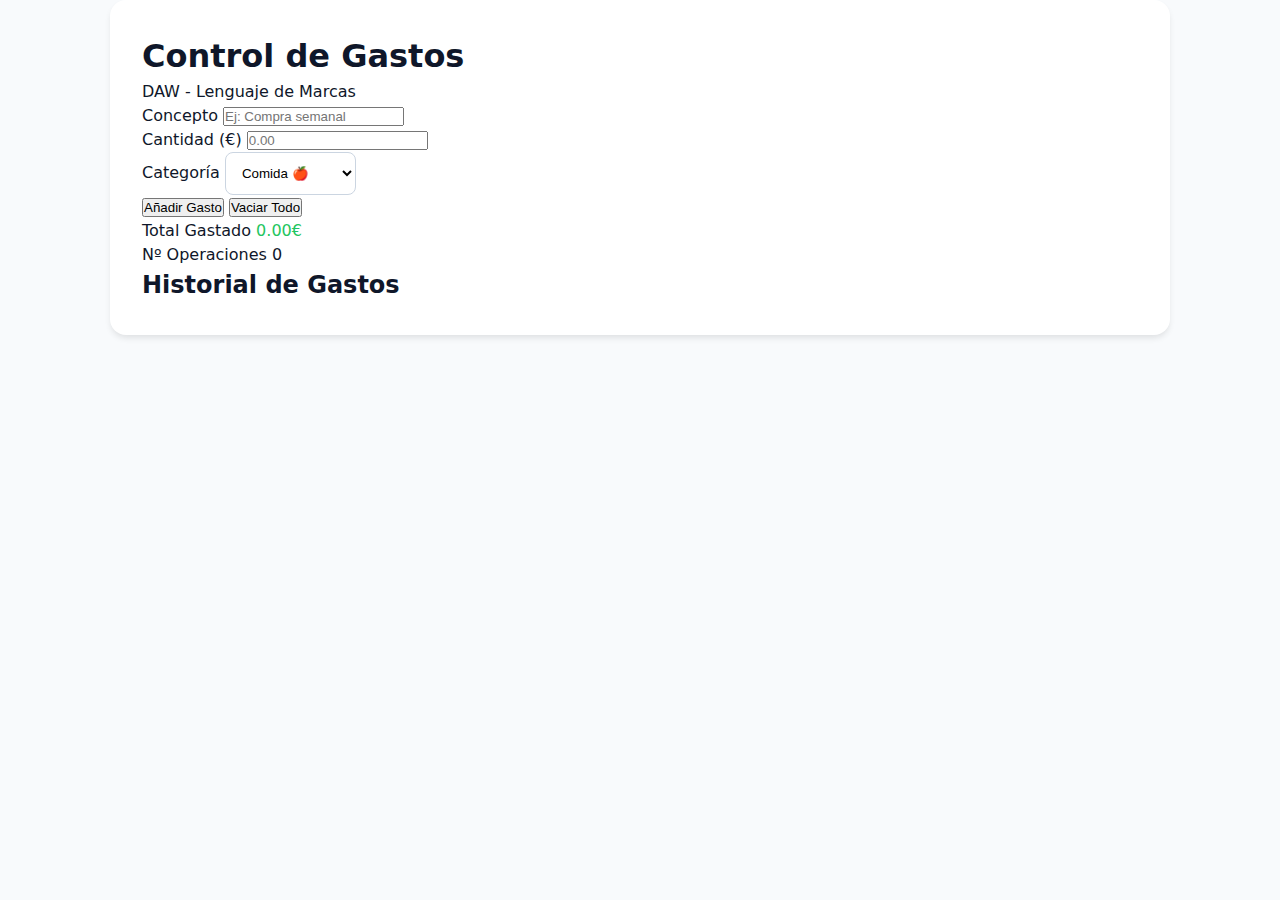
<file: EVALUACION_3/Actividad03_Repaso/index.html>
<!DOCTYPE html>
<html lang="es">
<head>
    <meta charset="UTF-8">
    <title>Gestor de Gastos - Examen DAW</title>
    <link rel="stylesheet" href="styles.css">
</head>
<body>
    <main class="container">
        <section class="panel">
            <header class="cabecera">
                <h1>Control de Gastos</h1>
                <p>DAW - Lenguaje de Marcas</p>
            </header>

            <section class="zona-formulario">
                <div class="grupo-input">
                    <label for="concepto">Concepto</label>
                    <input type="text" id="concepto" placeholder="Ej: Compra semanal">
                </div>
                <div class="grupo-input">
                    <label for="cantidad">Cantidad (€)</label>
                    <input type="number" id="cantidad" placeholder="0.00">
                </div>
                <div class="grupo-input">
                    <label for="categoria">Categoría</label>
                    <select id="categoria">
                        <option value="Comida">Comida 🍎</option>
                        <option value="Transporte">Transporte 🚌</option>
                        <option value="Ocio">Ocio 🎬</option>
                        <option value="Vivienda">Vivienda 🏠</option>
                    </select>
                </div>
                <div class="botones">
                    <button id="btnAñadir" class="btn--primary">Añadir Gasto</button>
                    <button id="btnLimpiar" class="secundario">Vaciar Todo</button>
                </div>
            </section>

            <section class="zona-info">
                <div class="tarjeta-info">
                    <span class="etiqueta">Total Gastado</span>
                    <span id="totalDinero" class="valor">0.00€</span>
                </div>
                <div class="tarjeta-info">
                    <span class="etiqueta">Nº Operaciones</span>
                    <span id="totalOperaciones" class="valor">0</span>
                </div>
            </section>

            <section class="zona-lista">
                <h2>Historial de Gastos</h2>
                <ul id="listaGastos" class="lista-tareas">
                    </ul>
            </section>
        </section>
    </main>
    <script src="script.js"></script>
</body>
</html>
</file>
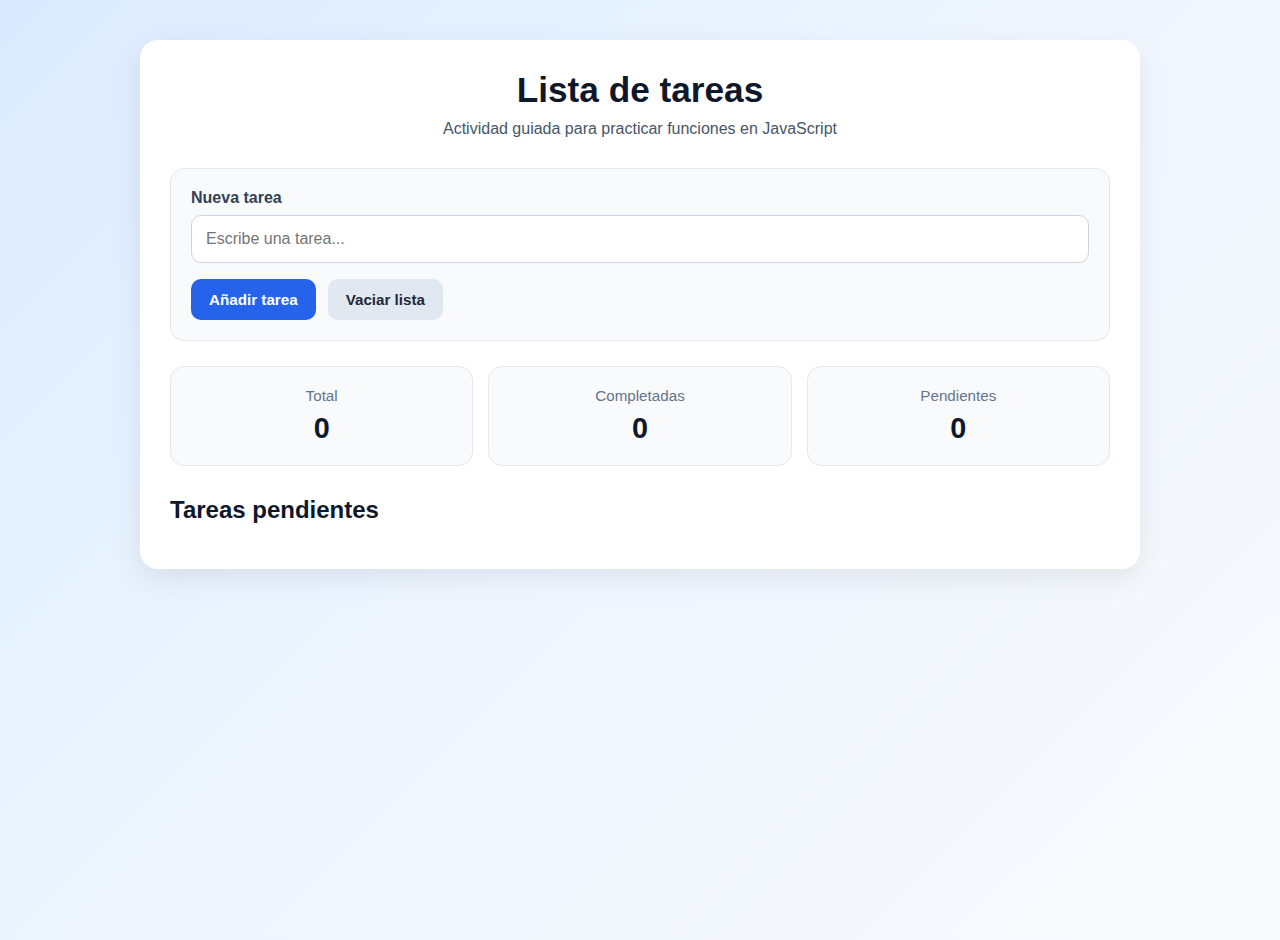
<file: EVALUACION_3/Actividad_01/index.html>
<!DOCTYPE html>
<html lang="es">
<head>
<meta charset="UTF-8">
<meta name="viewport" content="width=device-width, initial-scale=1.0">
<title>Actividad guiada - Funciones en JavaScript</title>
<link rel="stylesheet" href="styles.css">
</head>
<body>
<main class="contenedor">
<section class="panel">
<header class="cabecera">
<h1>Lista de tareas</h1>
<p>Actividad guiada para practicar funciones en JavaScript</p>
</header>
 
      <section class="zona-formulario">
<div class="grupo-input">
<label for="tarea">Nueva tarea</label>
<input type="text" id="tarea" placeholder="Escribe una tarea...">
</div>
 
        <div class="botones">
<button id="btnAgregar">Añadir tarea</button>
<button id="btnVaciar" class="secundario">Vaciar lista</button>
</div>
</section>
<section class="zona-info">
<div class="tarjeta-info">
<span class="etiqueta">Total</span>
<span id="totalTareas" class="valor">0</span>
</div>
 
        <div class="tarjeta-info">
<span class="etiqueta">Completadas</span>
<span id="tareasCompletadas" class="valor">0</span>
</div>
 
        <div class="tarjeta-info">
<span class="etiqueta">Pendientes</span>
<span id="tareasPendientes" class="valor">0</span>
</div>
</section>
 
      <section class="zona-lista">
<h2>Tareas pendientes</h2>
<ul id="listaTareas" class="lista-tareas">
<!-- Las tareas se añadirán con JavaScript -->
</ul>
</section>
</section>
</main>
 
  <script src="script.js"></script>
</body>
</html>
</file>
<file: EVALUACION_1/Actividad_Gestion_pistas_padel/syles.css>
body {
  font-family: Arial, sans-serif;
  background-color: #e7f2ef;
  margin: 0;
  padding: 0;
  text-align: center;
}


header {
  background-color: #2a7f62;
  color: white;
  padding: 20px 0;
  border-bottom: 5px solid #1f5c47;
}

header h1 {
  margin: 0;
  font-size: 2em;
}

header p {
  margin-top: 8px;
  font-size: 1.2em;
}

main {
  display: grid;
  grid-template-columns: repeat(3, 250px); 
  grid-auto-rows: 220px;                  
  gap: 20px;                              
  justify-content: center;                
  padding: 40px;
}


.pista {
  background-color: white;
  border: 2px solid #2a7f62;
  border-radius: 10px;
  box-shadow: 2px 2px 8px rgba(0,0,0,0.2);
  position: relative;
  text-align: center;
  padding: 15px;
  display: flex;
  flex-direction: column;
  justify-content: center;
}

.pista h2 {
  margin: 0;
  color: #2a7f62;
}

.estado {
  font-weight: bold;
  margin-bottom: 40px;
  color: #00796b;
}


.botones {
  position: absolute;
  bottom: 15px;
  left: 0;
  width: 100%;
  display: flex;
  justify-content: space-evenly;
}

button {
  padding: 8px 14px;
  border-radius: 4%;
  font-weight: 600;
    border: none;
}

.reservar {
  background-color: #4caf50;
  color: white;
}

.cancelar {
  background-color: #d9534f;
  color: white;
}


footer {
  background-color: #2a7f62;
  color: white;
  padding: 15px;
  border-top: 5px solid #1f5c47;
  font-size: 0.9rem;
}
</file>
<file: EVALUACION_1/AndreaGutierrez_MediaQueries/style.css>
.container {  display: grid;
  grid-template-columns: 1fr 1fr 1fr;
  grid-template-rows: auto auto 1.6fr 1fr 1fr;
  gap: 0px 0px;
  grid-auto-flow: row;
  grid-template-areas:
    "Encabezado Encabezado Encabezado"
    "MenuNavegacion MenuNavegacion MenuNavegacion"
    "SeccionPrincipal SeccionPrincipal SeccionPrincipal"
    "Tabla Tabla Tabla"
    "n1 n2 n3";
    background-color: aliceblue;
}
    h1, h2, h3, p, ul, table {
    margin: 0;
    padding: 0;
}
.Encabezado { grid-area: Encabezado; 
    background-color: #903;
    color: white;
    text-align: center;
    padding: 10px 0;
}
.SeccionPrincipal h2{
    margin-top: 0;  
 }
.MenuNavegacion { 
    grid-area: MenuNavegacion;
    overflow: hidden;
}
.SeccionPrincipal { 
    grid-area: SeccionPrincipal;
    padding: 20px;
 }
 .Tabla { 
    grid-area: Tabla; 
    padding: 20px;
}
.n1 .n2 .n3 { 
    padding: 10px;
}
.SeccionPrincipal h2{ 
    margin-bottom: 10px;
 }
nav{
    width: 100%;
}
nav ul{
    list-style: none;
}
nav ul li{
    float: left;
    width: 20%;
    text-align: center;
}
nav ul li a{
    display: block;
    padding-top: 8px;
    padding-bottom: 8px;
    font-weight: bold;
    color: white;
    background: #903;
    text-decoration: none;
}
nav ul li a:hover{
    background-color: chocolate;
}

.SeccionPrincipal img,
.n1 img, 
.n2 img, 
.n3 img {
    max-width: 100%; 
    height: auto; 
    display: block;
}
</file>
<file: EVALUACION_1/AndreaGutierrez_MediaQueries/style-phone.css>
.container {
    background-color: #DDEEFF; 
}
.container {
    grid-template-columns: 1fr; 
    grid-template-rows: auto;   
    grid-template-areas:
        "Encabezado"
        "MenuNavegacion"
        "SeccionPrincipal"
        "Tabla"
        "n1"
        "n2"
        "n3"; 
}

/* Diseño Vertical */
.MenuNavegacion {
    overflow: visible; 
}
nav ul li {
    float: none; 
    width: 100%; 
}

/* Mostrar filas como bloques  */
.Tabla table {
    width: 100%; 
    border-collapse: collapse;
}

.Tabla tr {
    display: block; /* Cada fila se comporta como un bloque apilado */
    margin-bottom: 10px;
    border: 1px solid #ccc;
}
.Tabla td, .Tabla th {
    display: block; /* Las celdas se comportan como bloques */
    width: 100%; /* Ocupa todo el ancho de la fila */
    padding: 8px;
    text-align: left;
}
.Tabla td:before {
    font-weight: bold;
}
</file>
<file: EVALUACION_1/Simulacro Examen_2_parte1/style.css>
/* --- ESTILOS GENERALES Y TEMÁTICOS --- */
:root {
    --color-principal: #0077b6; /* Azul Viaje */
    --color-secundario: #48cae4; 
    --color-acento: #ffc300; 
    --color-fondo: #f8f9fa;
    --color-texto: #333;
}

body {
    font-family: 'Arial', sans-serif;
    margin: 0;
    padding: 0;
    background-color: var(--color-fondo);
    color: var(--color-texto);
}

.main-grid-layout {
    max-width: 1200px;
    margin: 20px auto;
    padding: 0 20px;
}

header {
    background-color: var(--color-principal);
    color: white;
    padding: 20px 0;
    text-align: center;
    box-shadow: 0 4px 6px rgba(0, 0, 0, 0.1);
}

h2 { color: var(--color-principal); border-bottom: 2px solid var(--color-secundario); padding-bottom: 10px; }
h3 { margin-top: 30px; color: var(--color-texto); font-size: 1.8em; }
ul { list-style: none; padding: 0; }


/* --- GRID GENERADA PARA DESTINOS --- */

.destinos-grid {
    margin-top: 30px;
    display: grid;
    /* Definición rígida de 3 columnas para escritorio */
    grid-template-columns: 1fr 1fr 1fr; 
    grid-template-rows: auto;
    gap: 30px;
    /* Las áreas se definen aquí si hubiéramos envuelto el h3 también */
    /* grid-template-areas: ... */
}

/* Estilos de las tarjetas (igual que antes) */
.card {
    background-color: white;
    padding: 20px;
    border-radius: 10px;
    box-shadow: 0 4px 8px rgba(0, 0, 0, 0.1);
    transition: transform 0.3s ease;
    border-top: 5px solid var(--color-principal);
}

.card p {
    font-weight: bold;
    font-size: 1.8em;
    color: var(--color-acento);
}
.destino-paris { border-color: #e56d78; }
.destino-ny { border-color: #00bcd4; }
.destino-tokio { border-color: #ff9900; }

/* --- GRID GENERADA PARA PROMOCIONES Y PLANES --- */

.promociones-grid {
    margin-top: 40px;
    display: grid;
    /* Definición de 2 columnas iguales */
    grid-template-columns: 1fr 1fr; 
    grid-template-rows: auto;
    gap: 30px;
    /* Definimos las áreas para posicionamiento si fuera necesario, 
       pero aquí solo usamos el orden predeterminado. */
}

.oferta {
    /* Mantenemos estilos creativos de fondo */
    background-color: var(--color-principal);
    color: white;
    padding: 25px;
    border-radius: 10px;
    box-shadow: 0 4px 8px rgba(0, 0, 0, 0.15);
}

.oferta h4 {
    border-bottom: 2px solid white;
    padding-bottom: 10px;
}

.highlight {
    font-weight: bold;
    color: var(--color-acento);
}

/* --- RESPONSIVIDAD GENERADA (GRID LAYOUT CHANGE) --- */

@media (max-width: 768px) {
    /* Cambio de 3 a 1 columna para Destinos en móvil */
    .destinos-grid {
        grid-template-columns: 1fr; 
    }
    
    /* Cambio de 2 a 1 columna para Promociones en móvil */
    .promociones-grid {
        grid-template-columns: 1fr;
    }
}
</file>
<file: EVALUACION_2/Actividad 0/styles.css>
body { 
    font-family: Arial, sans-serif; 
    text-align: center; 
    background-color: #f3f4f6; 
    color: #333; 
    margin: 0; 
    padding: 20px; 
} 
 
h1 { 
    color: #007BFF; 
} 
 
button { 
    background-color: #007BFF; 
    color: white; 
    border: none; 
    padding: 10px 20px;
     font-size: 16px; 
    cursor: pointer; 
    border-radius: 5px; 
} 
 
button:hover { 
    background-color: #0056b3; 
} 
 
#mensaje { 
    margin-top: 20px; 
    font-size: 18px; 
}
</file>
<file: EVALUACION_2/Actividad 1A/styles.css>
body { 
    font-family: Arial, sans-serif; 
    text-align: center; 
    background-color: #f3f4f6; 
    color: #333; 
    margin: 0; 
    padding: 20px; 
} 
 
h1 { 
    color: #007BFF; 
} 
 
button { 
    background-color: #007BFF; 
    color: white; 
    border: none; 
    padding: 10px 20px;
       font-size: 16px; 
    cursor: pointer; 
    border-radius: 5px; 
} 
 
button:hover { 
    background-color: #0056b3; 
} 
 
#mensaje { 
    margin-top: 20px; 
    font-size: 18px; 
}
</file>
<file: EVALUACION_2/Actividad 1B/style.css>
body { 
    font-family: Arial, sans-serif; 
    text-align: center; 
    background-color: #f3f4f6; 
    color: #333; 
    margin: 0; 
    padding: 20px; 
} 
 
h1 { 
    color: #270257; 
    margin-bottom: 30px;
    font-weight: 700;
} 
 
button { 
    background-color: #520996; 
    color: white; 
    border: none; 
    padding: 10px 20px;
  font-size: 16px; 
    cursor: pointer; 
    border-radius: 5px; 
} 
 
button:hover { 
    background-color: #0056b3; 
} 
 
#mensaje { 
    margin-top: 20px; 
    font-size: 18px; 
}
</file>
<file: EVALUACION_2/Calculadora/style.css>
* { box-sizing: border-box; }
 
body {
  margin: 0;
  font-family: Arial, sans-serif;
  background: #f3f5f8;
  color: #1f2a37;
}
 
.app {
  max-width: 860px;
  margin: 40px auto;
  padding: 20px;
}
 
.app__header {
  background: white;
  border-radius: 14px;
  padding: 18px 20px;
  box-shadow: 0 8px 20px rgba(0,0,0,.06);
  margin-bottom: 18px;
}
 
.app__header h1 {
  margin: 0 0 6px 0;
  font-size: 22px;
}
 
.app__header p {
  margin: 0;
  color: #5b6776;
}
 
.calc {
  background: white;
  border-radius: 14px;
  padding: 20px;
  box-shadow: 0 8px 20px rgba(0,0,0,.06);
}
 
.calc__inputs {
  display: grid;
  grid-template-columns: 1fr 1fr;
  gap: 14px;
}
 
.field label {
  display: block;
  font-weight: bold;
  margin-bottom: 6px;
}
 
.field input {
  width: 100%;
  padding: 10px 12px;
  border: 1px solid #cfd6df;
  border-radius: 10px;
  outline: none;
  font-size: 16px;
}
 
.field input:focus {
  border-color: #6b7cff;
}
 
.calc__buttons {
  display: grid;
  grid-template-columns: repeat(5, 1fr);
  gap: 10px;
  margin-top: 14px;
}
 
.btn {
  padding: 10px 12px;
  border: none;
  border-radius: 10px;
  cursor: pointer;
  font-weight: bold;
  background: #6b7cff;
  color: white;
}
 
.btn:hover {
  filter: brightness(0.95);
}
 
.btn--ghost {
  background: transparent;
  color: #6b7cff;
  border: 2px solid #6b7cff;
}
 
.calc__result {
  margin-top: 18px;
  padding: 14px;
  border-radius: 12px;
  background: #f7f9ff;
  border: 1px solid #e1e7ff;
}
 
.calc__result h2 {
  margin: 0 0 8px 0;
  font-size: 18px;
}
 
.result__value {
  font-size: 28px;
  font-weight: bold;
  margin: 0;
}
 
.result__msg {
  margin: 6px 0 0 0;
  color: #5b6776;
}
 
.app__footer {
  text-align: center;
  margin-top: 14px;
  color: #6b7280;
}
 
@media (max-width: 720px) {
  .calc__inputs { grid-template-columns: 1fr; }
  .calc__buttons { grid-template-columns: 1fr 1fr; }
}
</file>
<file: EVALUACION_2/FormularioConValidacion/styles.css>
/* Base */
* { box-sizing: border-box; }

body {
  margin: 0;
  font-family: Arial, sans-serif;
  background: #f4f6fb;
  color: #1f2a37;
}

/* Layout */
.app {
  max-width: 980px;
  margin: 36px auto;
  padding: 18px;
}

.app__header {
  background: #ffffff;
  border-radius: 16px;
  padding: 18px 20px;
  box-shadow: 0 10px 26px rgba(0,0,0,.06);
  margin-bottom: 16px;
}

.brand {
  display: flex;
  gap: 14px;
  align-items: center;
}

.brand__logo {
  width: 44px;
  height: 44px;
  border-radius: 14px;
  background: #6b7cff;
}

.app__header h1 {
  margin: 0 0 4px 0;
  font-size: 22px;
}

.app__header p {
  margin: 0;
  color: #5b6776;
}

.status {
  margin-top: 14px;
  padding: 10px 12px;
  border-radius: 12px;
  background: #f7f9ff;
  border: 1px solid #dfe6ff;
  color: #344054;
}

/* Card */
.card {
  background: #ffffff;
  border-radius: 16px;
  padding: 20px;
  box-shadow: 0 10px 26px rgba(0,0,0,.06);
}

.card__title {
  margin: 0 0 12px 0;
  font-size: 18px;
}

/* Form */
.form { margin-top: 6px; }

.grid {
  display: grid;
  gap: 14px;
}

.grid--2 {
  grid-template-columns: 1fr 1fr;
}

.field label {
  display: block;
  font-weight: bold;
  margin-bottom: 6px;
}

.field input,
.field select,
.field textarea {
  width: 100%;
  border: 1px solid #cfd6df;
  border-radius: 12px;
  padding: 10px 12px;
  font-size: 16px;
  outline: none;
  background: #fff;
}

.field textarea {
  resize: vertical;
  min-height: 90px;
}

.field input:focus,
.field select:focus,
.field textarea:focus {
  border-color: #6b7cff;
}

/* Hints + errors */
.hint {
  display: block;
  margin-top: 6px;
  color: #5b6776;
  font-size: 13px;
}

.error {
  margin: 6px 0 0 0;
  font-size: 13px;
  font-weight: bold;
  color: #b42318;
  min-height: 16px; /* reserva espacio aunque no haya error */
}

/* Checkbox fields */
.field--check {
  display: flex;
  align-items: center;
  gap: 10px;
  padding: 10px 12px;
  border-radius: 12px;
  border: 1px solid #e5eaf2;
  background: #fbfcff;
}

.field--check label {
  margin: 0;
  font-weight: normal;
}

.field--check input {
  width: 18px;
  height: 18px;
}

/* Divider */
.divider {
  height: 1px;
  background: #e7ecf3;
  margin: 18px 0;
}

/* Summary box */
.summary {
  margin-top: 16px;
  border: 1px solid #e7ecf3;
  background: #fbfcff;
  border-radius: 14px;
  padding: 12px 14px;
}

.summary h3 {
  margin: 0 0 8px 0;
  font-size: 15px;
}

.summary ul {
  margin: 0;
  padding-left: 18px;
  color: #475467;
}

/* Actions */
.actions {
  display: flex;
  gap: 10px;
  margin-top: 16px;
}

.btn {
  padding: 10px 12px;
  border-radius: 12px;
  font-weight: bold;
  cursor: pointer;
  border: none;
  font-size: 15px;
}

.btn--primary {
  background: #6b7cff;
  color: white;
}

.btn--ghost {
  background: transparent;
  color: #6b7cff;
  border: 2px solid #6b7cff;
}

.btn:hover { filter: brightness(0.97); }

.footnote {
  margin: 12px 0 0 0;
  color: #667085;
  font-size: 13px;
}

/* Responsive */
@media (max-width: 780px) {
  .grid--2 { grid-template-columns: 1fr; }
  .actions { flex-direction: column; }
}
</file>
<file: EVALUACION_3/Actividad01_Repaso/style.css>
/* VARIABLES GLOBALES (Colores inspirados en tus ejercicios) */
:root {
  --bg-gradient: linear-gradient(135deg, #e0e7ff 0%, #f1f5f9 100%);
  --primary: #4f46e5;
  --primary-hover: #4338ca;
  --success: #10b981;
  --danger: #ef4444;
  --text-main: #1e293b;
  --text-muted: #64748b;
  --panel-bg: #ffffff;
}

* {
  margin: 0;
  padding: 0;
  box-sizing: border-box;
}

body {
  font-family: 'Segoe UI', Tahoma, Geneva, Verdana, sans-serif;
  background: var(--bg-gradient);
  color: var(--text-main);
  min-height: 100vh;
  padding: 20px;
}

.contenedor {
  width: 95%;
  max-width: 900px;
  margin: 40px auto;
}

.panel {
  background-color: var(--panel-bg);
  border-radius: 20px;
  padding: 40px;
  box-shadow: 0 15px 35px rgba(0, 0, 0, 0.1);
}

.cabecera {
  text-align: center;
  margin-bottom: 30px;
}

.cabecera h1 {
  font-size: 2.5rem;
  color: #0f172a;
  margin-bottom: 5px;
}

/* ZONA FORMULARIO */
.zona-formulario {
  background-color: #f8fafc;
  border: 1px solid #e2e8f0;
  padding: 25px;
  border-radius: 15px;
  margin-bottom: 30px;
}

.grupo-input {
  display: flex;
  flex-direction: column;
  gap: 8px;
  margin-bottom: 15px;
}

.grupo-input label {
  font-weight: bold;
  font-size: 0.9rem;
  color: #334155;
}

.grupo-input input {
  padding: 12px;
  border: 1px solid #cbd5e1;
  border-radius: 8px;
  font-size: 1rem;
  outline: none;
  transition: 0.3s;
}

.grupo-input input:focus {
  border-color: var(--primary);
  box-shadow: 0 0 0 4px rgba(79, 70, 229, 0.1);
}

/* BOTONES */
.botones {
  display: flex;
  gap: 10px;
}

button {
  padding: 12px 20px;
  border: none;
  border-radius: 8px;
  font-weight: bold;
  cursor: pointer;
  transition: 0.2s;
}

#btnAgregar {
  background-color: var(--primary);
  color: white;
  flex-grow: 1;
}

#btnAgregar:hover {
  background-color: var(--primary-hover);
}

.secundario {
  background-color: #e2e8f0;
  color: #475569;
}

.secundario:hover {
  background-color: #cbd5e1;
}

/* TARJETAS DE INFORMACIÓN (TOTALES) */
.zona-info {
  display: grid;
  grid-template-columns: 1fr 1fr;
  gap: 20px;
  margin-bottom: 30px;
}

.tarjeta-info {
  background-color: #f8fafc;
  border: 1px solid #e2e8f0;
  padding: 20px;
  border-radius: 15px;
  text-align: center;
}

.etiqueta {
  display: block;
  font-size: 0.85rem;
  color: var(--text-muted);
  text-transform: uppercase;
  margin-bottom: 5px;
}

.valor {
  font-size: 2rem;
  font-weight: 800;
  color: var(--primary);
}

/* LISTA DE PRODUCTOS */
.zona-lista h2 {
  font-size: 1.2rem;
  margin-bottom: 15px;
}

.lista-tareas {
  list-style: none;
  display: flex;
  flex-direction: column;
  gap: 10px;
}

.tarea {
  background-color: #ffffff;
  border: 1px solid #e2e8f0;
  padding: 15px 20px;
  border-radius: 12px;
  display: flex;
  justify-content: space-between;
  align-items: center;
  transition: 0.2s;
}

.tarea:hover {
  transform: translateX(5px);
  border-color: #cbd5e1;
}

/* Estado Comprado */
.tarea.completada {
  background-color: #f1f5f9;
  opacity: 0.7;
}

.tarea.completada span {
  text-decoration: line-through;
  color: var(--text-muted);
}

.acciones-tarea {
  display: flex;
  gap: 8px;
}

.btn-accion {
  padding: 6px 12px;
  font-size: 0.8rem;
  background-color: #f1f5f9;
  color: #475569;
}

.btn-accion:first-child:hover {
  background-color: var(--success);
  color: white;
}

.btn-accion:last-child:hover {
  background-color: var(--danger);
  color: white;
}

/* RESPONSIVE */
@media (max-width: 600px) {
  .zona-info {
    grid-template-columns: 1fr;
  }
  
  .tarea {
    flex-direction: column;
    gap: 15px;
    text-align: center;
  }
}
</file>
<file: EVALUACION_3/Actividad02_Repaso/style.css>
/* --- VARIABLES Y CONFIGURACIÓN --- */
:root {
  --primary: #22c55e;        /* Verde supermercado fresco */
  --primary-hover: #16a34a;
  --secondary: #3b82f6;      /* Azul para botones secundarios */
  --danger: #ef4444;         /* Rojo para eliminar */
  --bg: #f8fafc;
  --panel-bg: #ffffff;
  --text-main: #0f172a;
  --text-muted: #64748b;
  --border: #e2e8f0;
}

* {
  margin: 0;
  padding: 0;
  box-sizing: border-box;
}

body {
  font-family: 'Segoe UI', system-ui, -apple-system, sans-serif;
  background-color: var(--bg);
  color: var(--text-main);
  line-height: 1.5;
}

.container {
  max-width: 1100px;
  margin: 0 auto;
  padding: 0 20px;
}

/* --- NAVEGACIÓN --- */
.topbar {
  background: var(--panel-bg);
  border-bottom: 1px solid var(--border);
  padding: 1rem 0;
  margin-bottom: 2rem;
  position: sticky;
  top: 0;
  z-index: 100;
}

.nav {
  display: flex;
  justify-content: space-between;
  align-items: center;
}

.brand {
  font-size: 1.5rem;
  font-weight: bold;
  color: var(--primary);
  text-decoration: none;
}

.nav__link {
  text-decoration: none;
  color: var(--text-main);
  font-weight: 500;
  padding: 0.5rem 1rem;
  border-radius: 8px;
  transition: 0.3s;
}

.nav__link:hover {
  background-color: #f1f5f9;
}

/* --- HERO & TITULOS --- */
.hero {
  text-align: center;
  padding: 2rem 0;
}

.panel {
  background: var(--panel-bg);
  padding: 2rem;
  border-radius: 16px;
  box-shadow: 0 4px 6px -1px rgba(0, 0, 0, 0.1);
  margin-bottom: 2rem;
}

/* --- GRID DE PRODUCTOS --- */
.grid {
  display: grid;
  grid-template-columns: repeat(auto-fill, minmax(250px, 1fr));
  gap: 1.5rem;
  margin-bottom: 3rem;
}

.card {
  background: var(--panel-bg);
  border: 1px solid var(--border);
  border-radius: 12px;
  overflow: hidden;
  transition: transform 0.2s, box-shadow 0.2s;
}

.card:hover {
  transform: translateY(-5px);
  box-shadow: 0 10px 15px -3px rgba(0, 0, 0, 0.1);
}

.card__body {
  padding: 1.25rem;
}

.card__title {
  margin-bottom: 0.5rem;
}

.card__meta {
    color: var(--text-muted);}
</file>
<file: EVALUACION_3/Actividad03_Repaso/styles.css>
/* Reutiliza el CSS anterior y añade esto al final */
/* --- VARIABLES Y CONFIGURACIÓN --- */
:root {
  --primary: #22c55e;        /* Verde supermercado fresco */
  --primary-hover: #16a34a;
  --secondary: #3b82f6;      /* Azul para botones secundarios */
  --danger: #ef4444;         /* Rojo para eliminar */
  --bg: #f8fafc;
  --panel-bg: #ffffff;
  --text-main: #0f172a;
  --text-muted: #64748b;
  --border: #e2e8f0;
}

* {
  margin: 0;
  padding: 0;
  box-sizing: border-box;
}

body {
  font-family: 'Segoe UI', system-ui, -apple-system, sans-serif;
  background-color: var(--bg);
  color: var(--text-main);
  line-height: 1.5;
}

.container {
  max-width: 1100px;
  margin: 0 auto;
  padding: 0 20px;
}

/* --- NAVEGACIÓN --- */
.topbar {
  background: var(--panel-bg);
  border-bottom: 1px solid var(--border);
  padding: 1rem 0;
  margin-bottom: 2rem;
  position: sticky;
  top: 0;
  z-index: 100;
}

.nav {
  display: flex;
  justify-content: space-between;
  align-items: center;
}

.brand {
  font-size: 1.5rem;
  font-weight: bold;
  color: var(--primary);
  text-decoration: none;
}

.nav__link {
  text-decoration: none;
  color: var(--text-main);
  font-weight: 500;
  padding: 0.5rem 1rem;
  border-radius: 8px;
  transition: 0.3s;
}

.nav__link:hover {
  background-color: #f1f5f9;
}

/* --- HERO & TITULOS --- */
.hero {
  text-align: center;
  padding: 2rem 0;
}

.panel {
  background: var(--panel-bg);
  padding: 2rem;
  border-radius: 16px;
  box-shadow: 0 4px 6px -1px rgba(0, 0, 0, 0.1);
  margin-bottom: 2rem;
}

/* --- GRID DE PRODUCTOS --- */
.grid {
  display: grid;
  grid-template-columns: repeat(auto-fill, minmax(250px, 1fr));
  gap: 1.5rem;
  margin-bottom: 3rem;
}

.card {
  background: var(--panel-bg);
  border: 1px solid var(--border);
  border-radius: 12px;
  overflow: hidden;
  transition: transform 0.2s, box-shadow 0.2s;
}

.card:hover {
  transform: translateY(-5px);
  box-shadow: 0 10px 15px -3px rgba(0, 0, 0, 0.1);
}

.card__body {
  padding: 1.25rem;
}

.card__title {
  margin-bottom: 0.5rem;
}

.card__meta {
    color: var(--text-muted);}
.cat-comida { border-left: 6px solid #fbbf24; }    /* Ámbar */
.cat-transporte { border-left: 6px solid #3b82f6; } /* Azul */
.cat-ocio { border-left: 6px solid #a855f7; }      /* Púrpura */
.cat-vivienda { border-left: 6px solid #ef4444; }  /* Rojo */

.btn-eliminar {
    background: #fee2e2;
    color: #ef4444;
    border: none;
    padding: 5px 10px;
    border-radius: 6px;
    cursor: pointer;
    font-size: 0.8rem;
}

.btn-eliminar:hover {
    background: #ef4444;
    color: white;
}

select.input, select {
    padding: 12px;
    border: 1px solid #cbd5e1;
    border-radius: 8px;
    background: white;
}
</file>
<file: EVALUACION_3/Actividad_01/styles.css>
* {
  margin: 0;
  padding: 0;
  box-sizing: border-box;
}
 
body {
  font-family: Arial, sans-serif;
  background: linear-gradient(135deg, #dbeafe, #eff6ff, #f8fafc);
  color: #1e293b;
  min-height: 100vh;
}
 
.contenedor {
  width: 90%;
  max-width: 1000px;
  margin: 40px auto;
}
 
.panel {
  background-color: #ffffff;
  border-radius: 18px;
  padding: 30px;
  box-shadow: 0 10px 30px rgba(0, 0, 0, 0.08);
}
 
.cabecera {
  margin-bottom: 30px;
  text-align: center;
}
 
.cabecera h1 {
  font-size: 2.2rem;
  margin-bottom: 10px;
  color: #0f172a;
}
 
.cabecera p {
  color: #475569;
  font-size: 1rem;
}
 
.zona-formulario {
  background-color: #f8fafc;
  border: 1px solid #e2e8f0;
  padding: 20px;
  border-radius: 14px;
  margin-bottom: 25px;
}
 
.grupo-input {
  display: flex;
  flex-direction: column;
  gap: 8px;
  margin-bottom: 16px;
}
 
.grupo-input label {
  font-weight: bold;
  color: #334155;
}
 
.grupo-input input {
  padding: 14px;
  border: 1px solid #cbd5e1;
  border-radius: 10px;
  font-size: 1rem;
  outline: none;
  transition: 0.2s;
}
 
.grupo-input input:focus {
  border-color: #2563eb;
  box-shadow: 0 0 0 4px rgba(37, 99, 235, 0.12);
}
 
.botones {
  display: flex;
  gap: 12px;
  flex-wrap: wrap;
}
 
button {
  border: none;
  padding: 12px 18px;
  border-radius: 10px;
  cursor: pointer;
  font-size: 0.95rem;
  font-weight: bold;
  transition: 0.2s;
}
 
#btnAgregar {
  background-color: #2563eb;
  color: white;
}
 
#btnAgregar:hover {
  background-color: #1d4ed8;
}
 
.secundario {
  background-color: #e2e8f0;
  color: #1e293b;
}
 
.secundario:hover {
  background-color: #cbd5e1;
}
 
.zona-info {
  display: grid;
  grid-template-columns: repeat(3, 1fr);
  gap: 15px;
  margin-bottom: 30px;
}
 
.tarjeta-info {
  background-color: #f8fafc;
  border: 1px solid #e2e8f0;
  border-radius: 14px;
  padding: 20px;
  text-align: center;
}
 
.etiqueta {
  display: block;
  font-size: 0.95rem;
  color: #64748b;
  margin-bottom: 8px;
}
 
.valor {
  font-size: 1.8rem;
  font-weight: bold;
  color: #0f172a;
}
 
.zona-lista h2 {
  margin-bottom: 15px;
  color: #0f172a;
}
 
.lista-tareas {
  list-style: none;
  display: flex;
  flex-direction: column;
  gap: 12px;
}
 
.tarea {
  display: flex;
  justify-content: space-between;
  align-items: center;
  background-color: #f8fafc;
  border: 1px solid #e2e8f0;
  border-radius: 12px;
  padding: 14px 16px;
}
 
.tarea span {
  font-size: 1rem;
}
 
.tarea.completada span {
  text-decoration: line-through;
  color: #64748b;
}
 
.acciones-tarea {
  display: flex;
  gap: 10px;
}
 
.btn-accion {
  padding: 8px 12px;
  border-radius: 8px;
  font-size: 0.85rem;
}
 
.btn-completar {
  background-color: #22c55e;
  color: white;
}
 
.btn-completar:hover {
  background-color: #16a34a;
}
 
.btn-eliminar {
  background-color: #ef4444;
  color: white;
}
 
.btn-eliminar:hover {
  background-color: #dc2626;
}
 
@media (max-width: 768px) {
  .zona-info {
    grid-template-columns: 1fr;
  }
 
  .tarea {
    flex-direction: column;
    align-items: flex-start;
    gap: 12px;
  }
 
  .acciones-tarea {
    width: 100%;
    justify-content: flex-end;
  }
}
</file>
